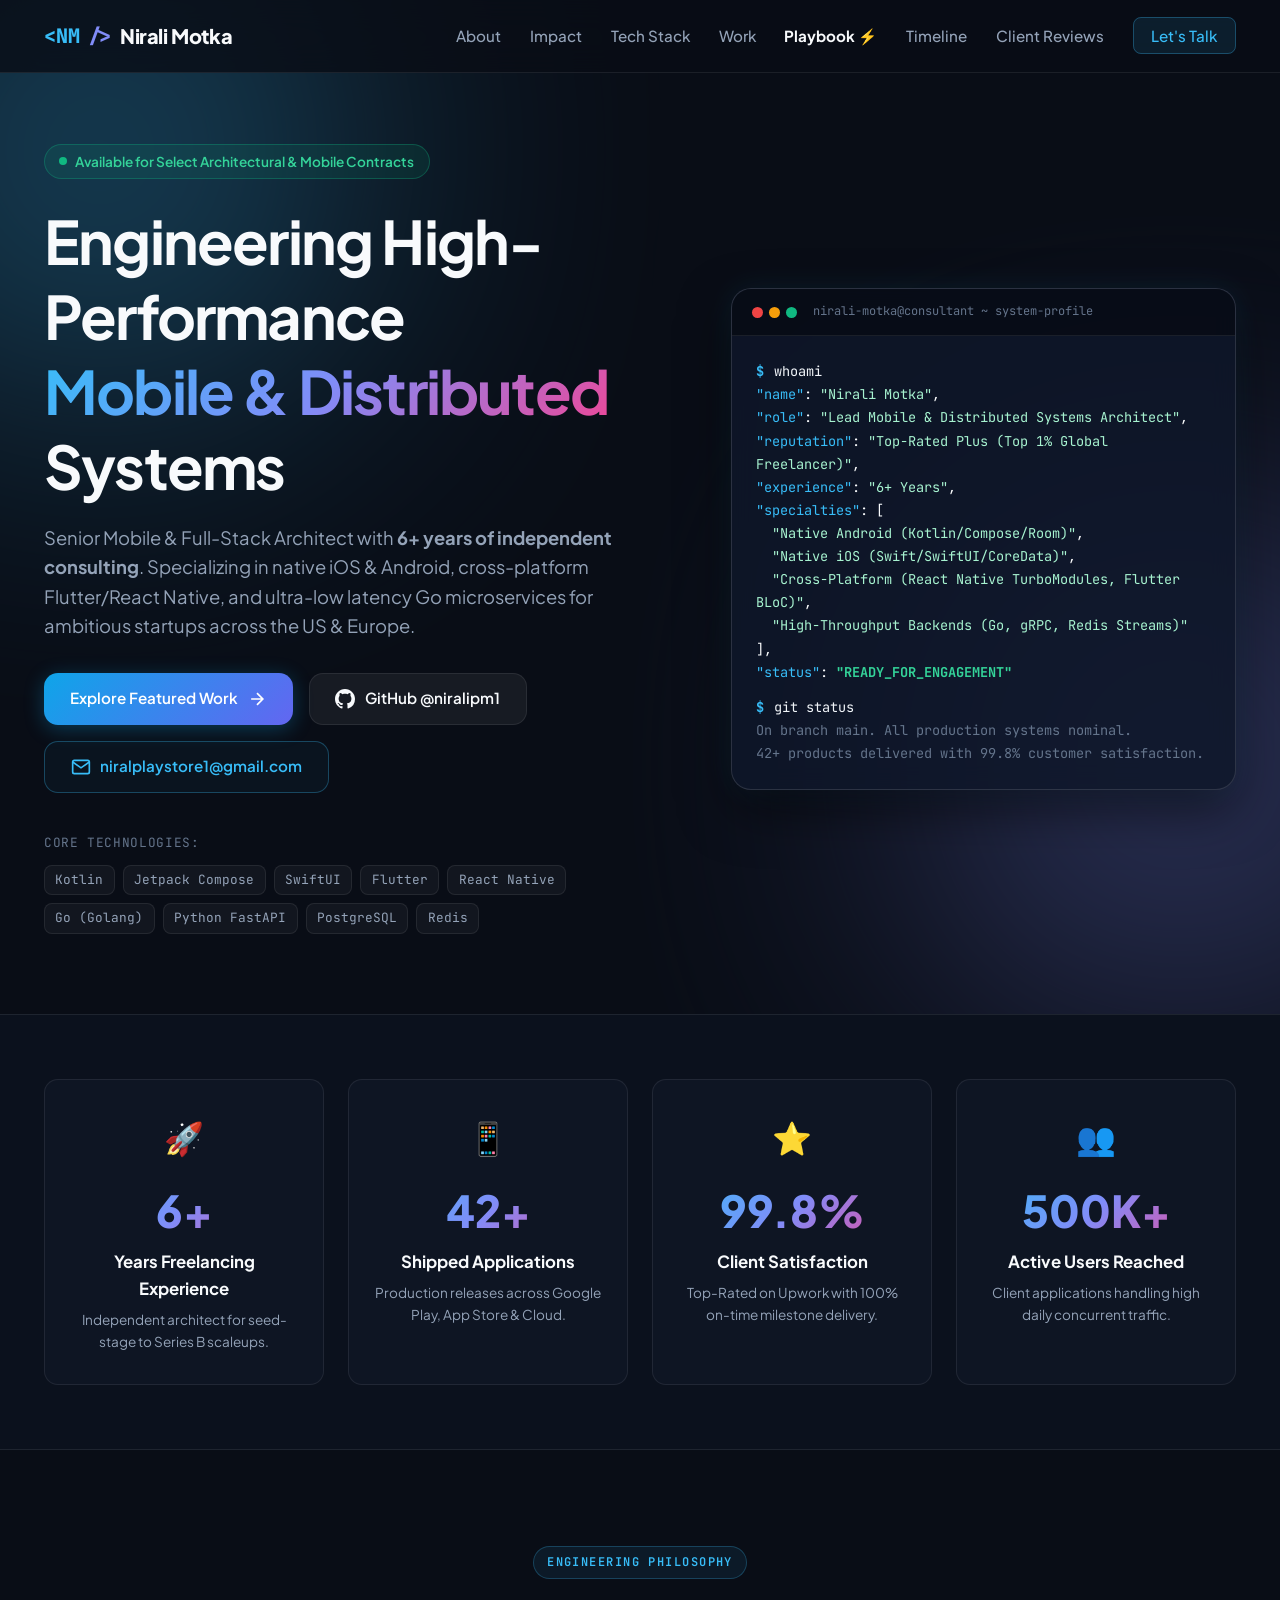
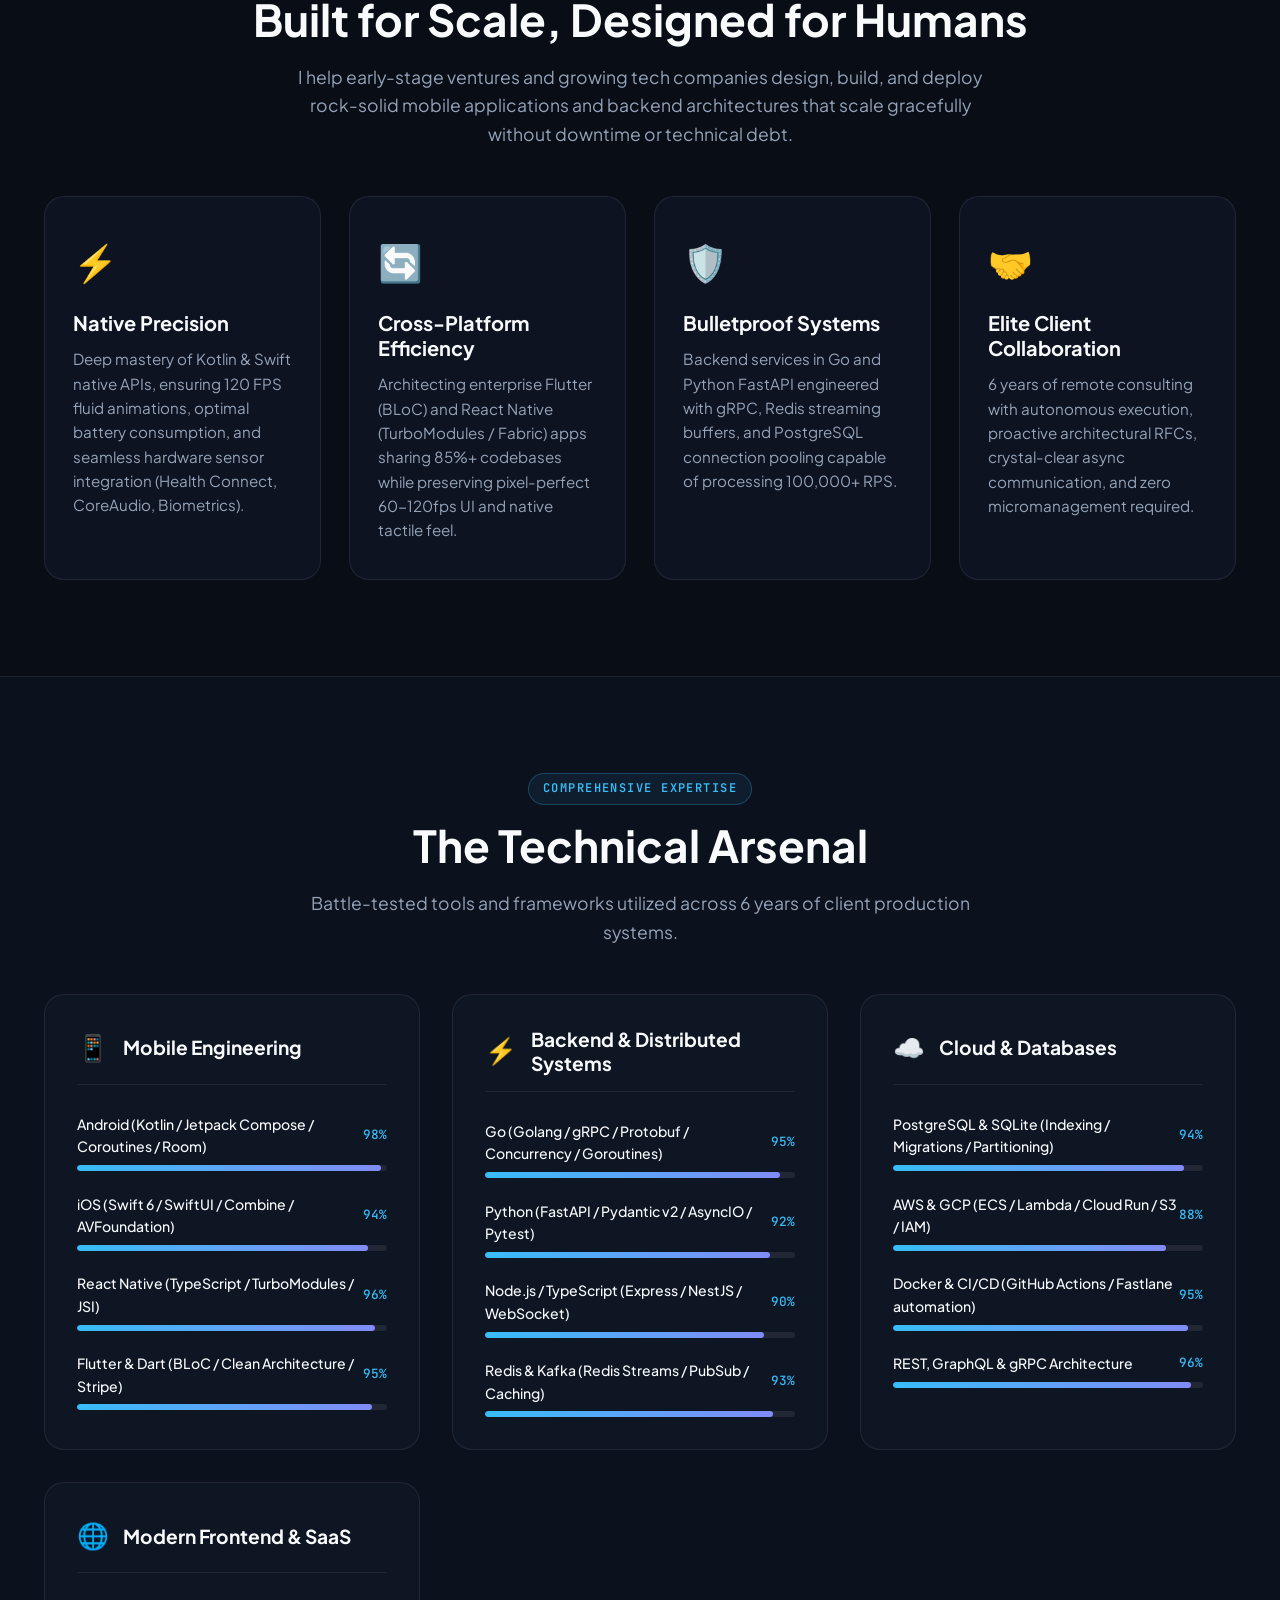
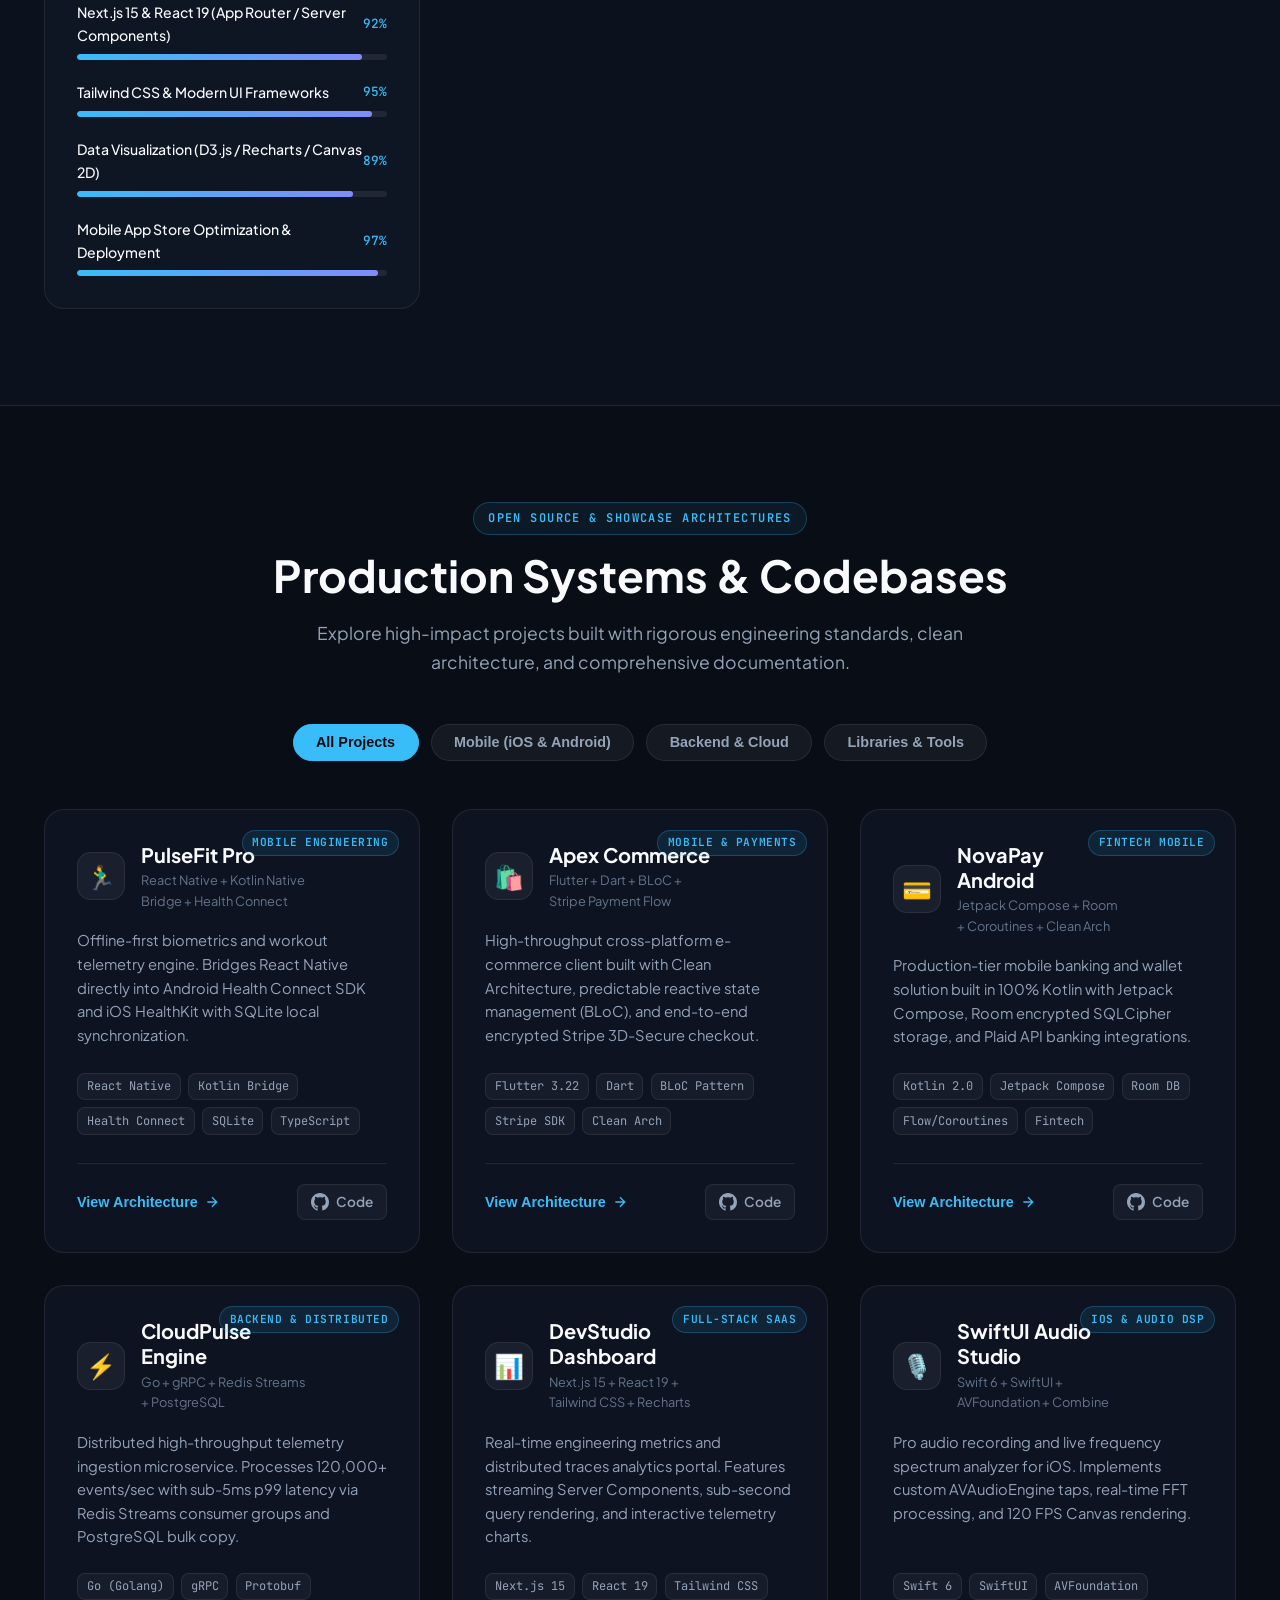
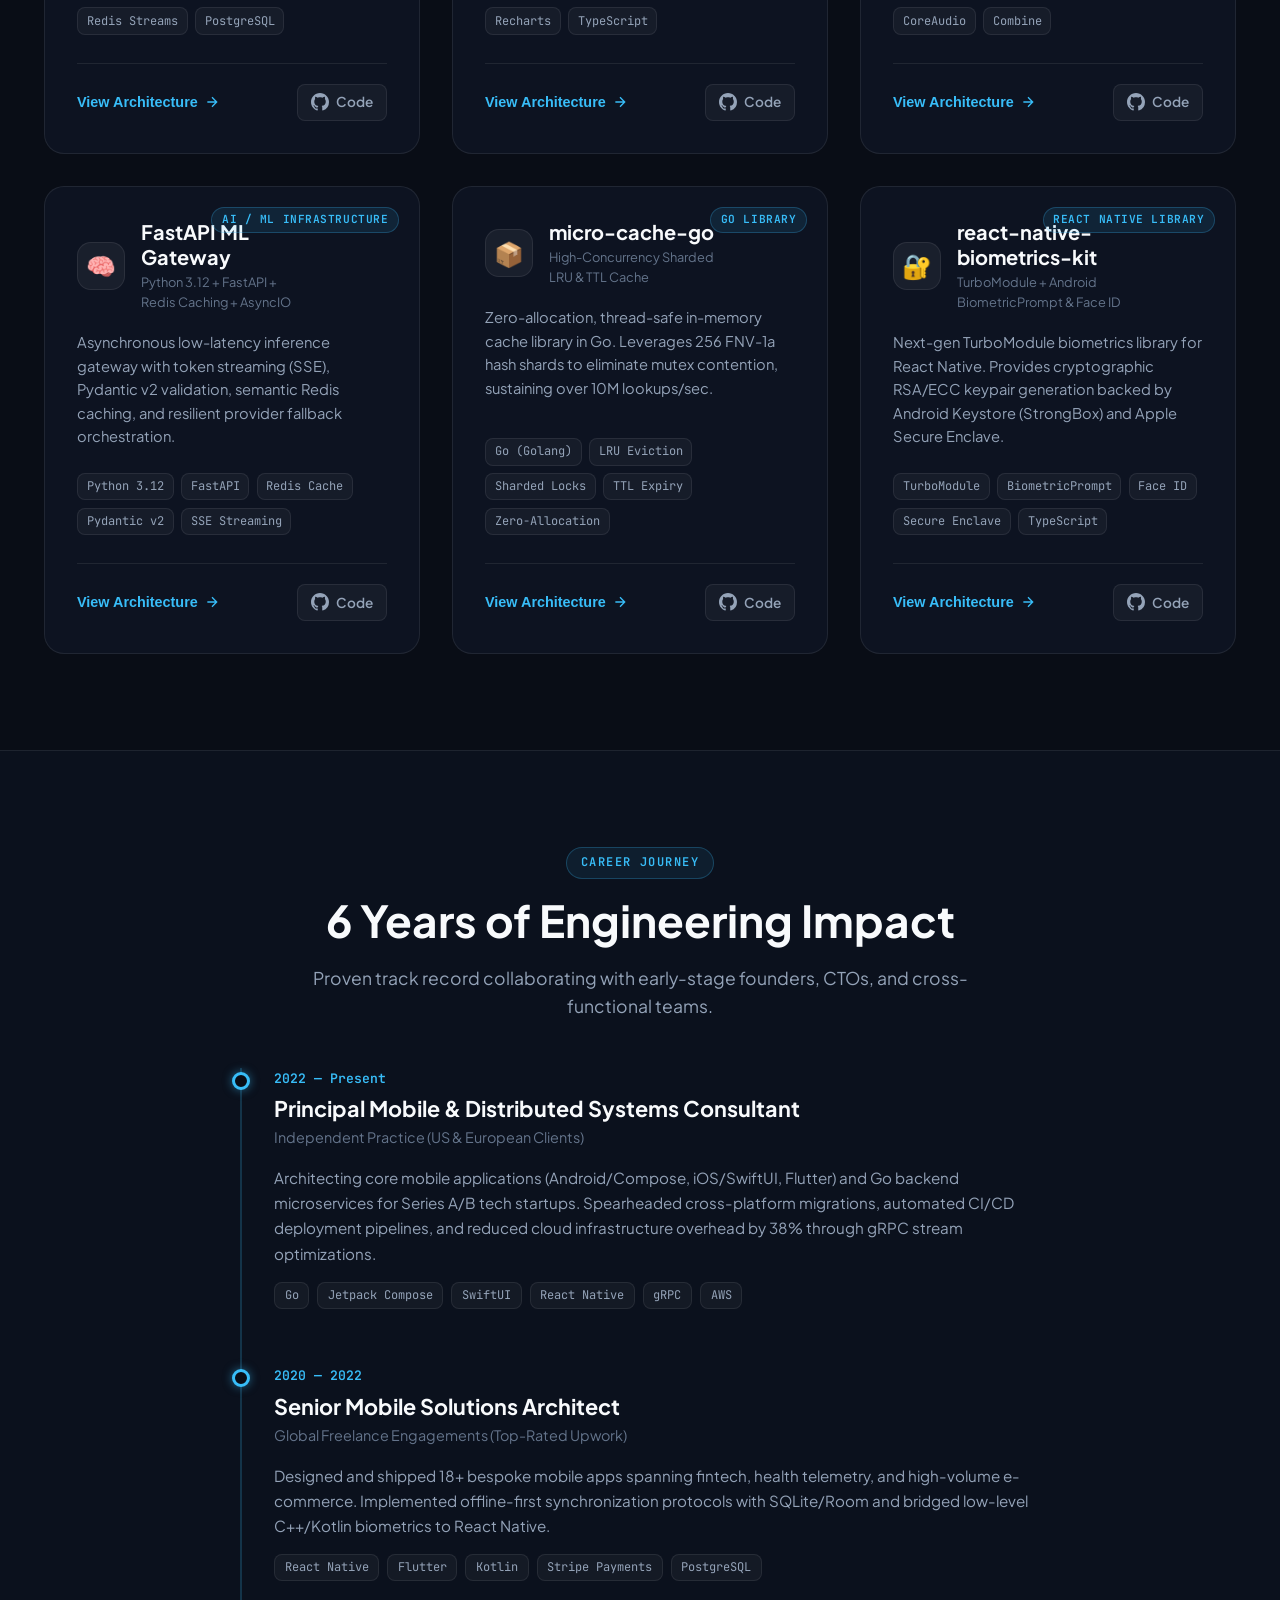
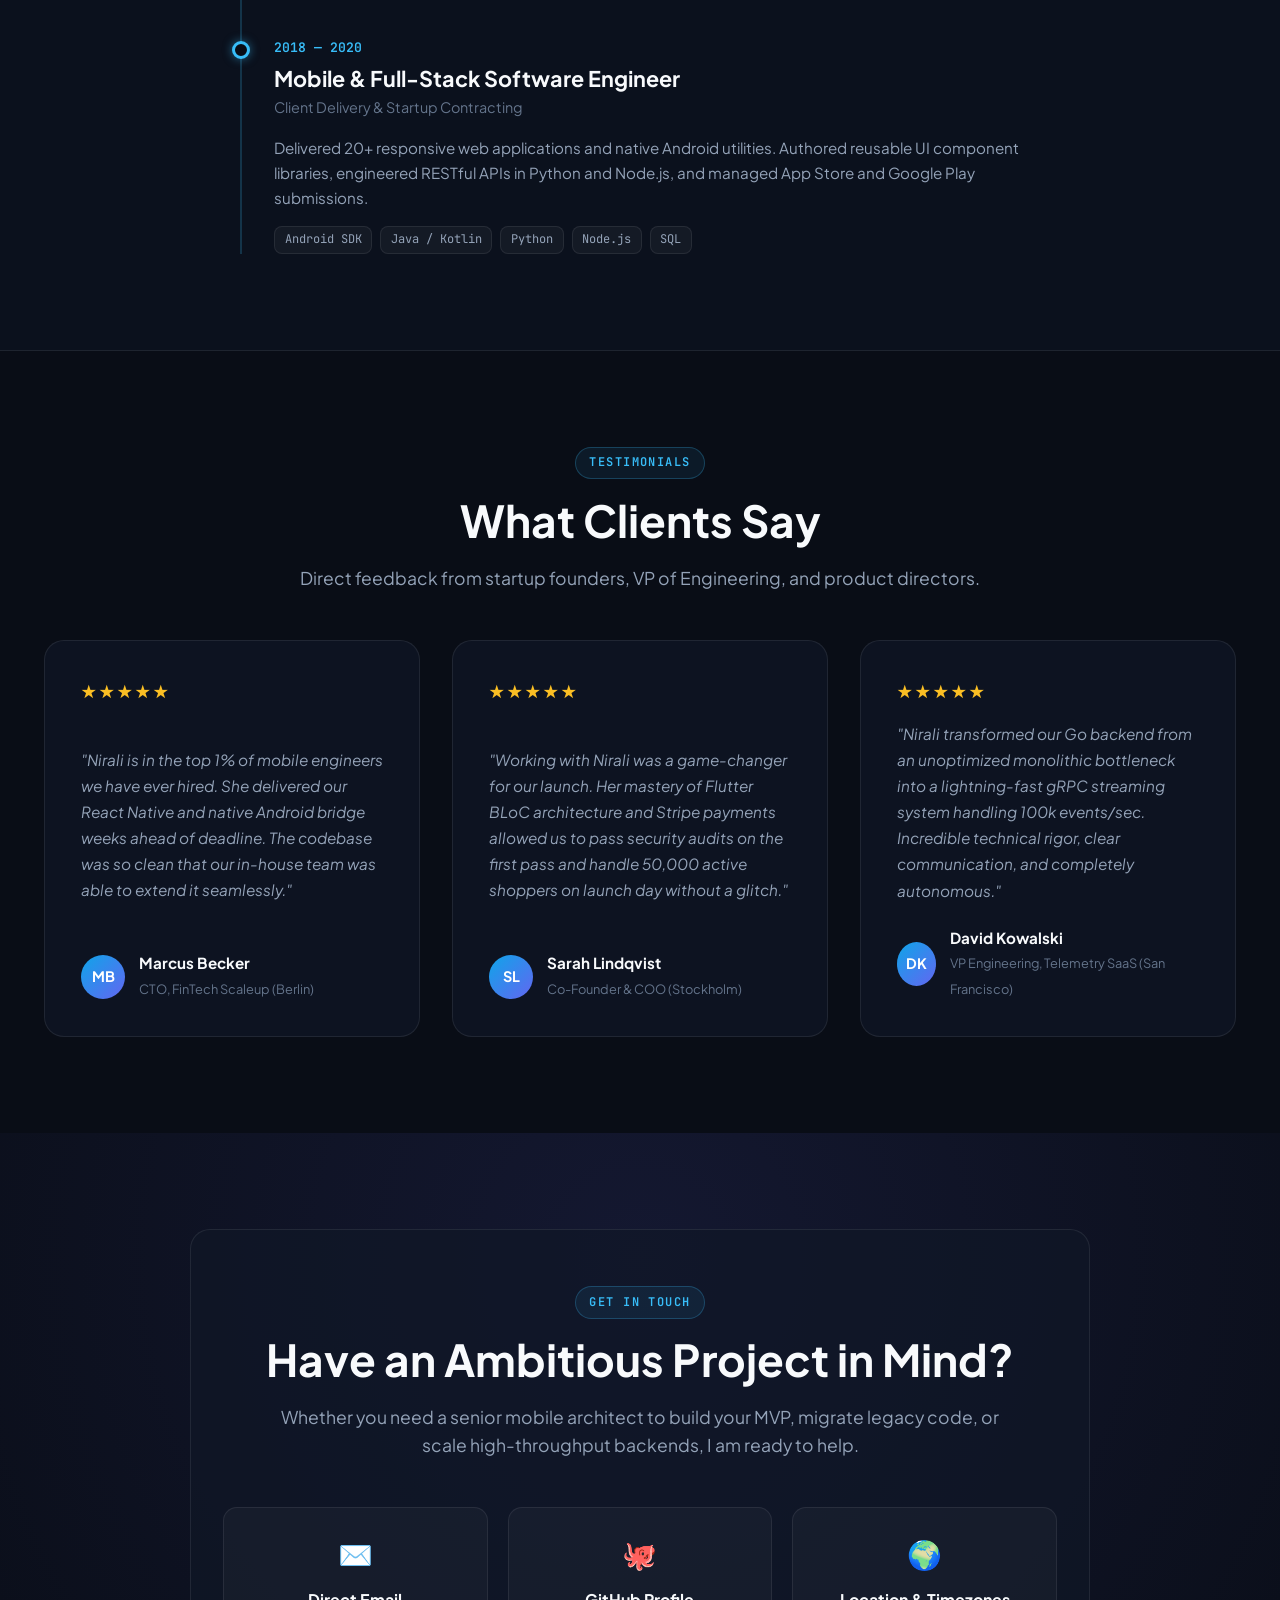
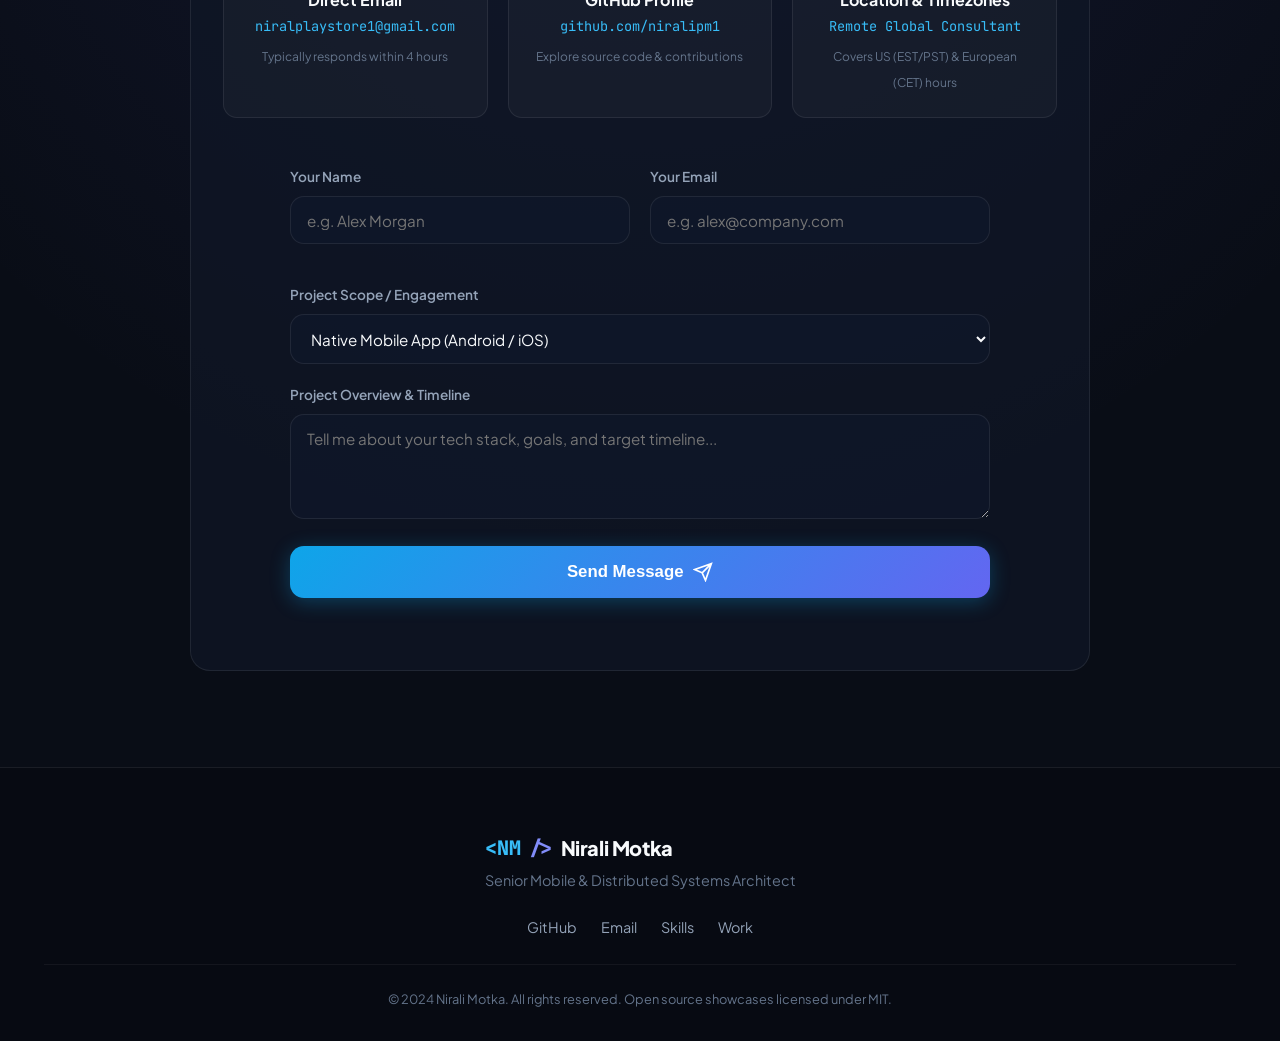
<file: index.html>
<!DOCTYPE html>
<html lang="en">
<head>
  <meta charset="UTF-8">
  <meta name="viewport" content="width=device-width, initial-scale=1.0">
  <title>Nirali Motka | Senior Mobile &amp; Full-Stack Architect</title>
  <meta name="description" content="Senior Mobile & Full-Stack Engineer with 6+ years of high-impact freelancing. Expert in Kotlin/Compose, Swift/SwiftUI, React Native, Flutter, Go, and Cloud Systems.">
  <meta name="author" content="Nirali Motka">
  <link rel="icon" href="data:image/svg+xml,<svg xmlns=%22http://www.w3.org/2000/svg%22 viewBox=%220 0 100 100%22><text y=%22.9em%22 font-size=%2290%22>⚡</text></svg>">
  <link rel="preconnect" href="https://fonts.googleapis.com">
  <link rel="preconnect" href="https://fonts.gstatic.com" crossorigin>
  <link href="https://fonts.googleapis.com/css2?family=Plus+Jakarta+Sans:wght@300;400;500;600;700;800&family=JetBrains+Mono:wght@400;500;600;700&display=swap" rel="stylesheet">
  <link rel="stylesheet" href="styles.css">
</head>
<body>
  <!-- Navigation -->
  <header class="site-header" id="header">
    <div class="container nav-container">
      <a href="#hero" class="brand-logo">
        <span class="logo-accent">&lt;NM</span><span class="logo-dot">/&gt;</span>
        <span class="brand-name">Nirali Motka</span>
      </a>

      <nav class="nav-menu" id="navMenu">
        <ul class="nav-links">
          <li><a href="#about" class="nav-link">About</a></li>
          <li><a href="#metrics" class="nav-link">Impact</a></li>
          <li><a href="#skills" class="nav-link">Tech Stack</a></li>
          <li><a href="#projects" class="nav-link">Work</a></li>
          <li><a href="playbook.html" class="nav-link" style="color: var(--accent); font-weight: 700;">Playbook ⚡</a></li>
          <li><a href="#experience" class="nav-link">Timeline</a></li>
          <li><a href="#testimonials" class="nav-link">Client Reviews</a></li>
          <li><a href="#contact" class="nav-link btn-nav-contact">Let's Talk</a></li>
        </ul>
      </nav>

      <button class="mobile-toggle" id="mobileToggle" aria-label="Toggle navigation">
        <span class="bar"></span>
        <span class="bar"></span>
        <span class="bar"></span>
      </button>
    </div>
  </header>

  <main>
    <!-- Hero Section -->
    <section class="hero-section" id="hero">
      <div class="hero-glow hero-glow-1"></div>
      <div class="hero-glow hero-glow-2"></div>
      <div class="container hero-grid">
        <div class="hero-content">
          <div class="badge-status">
            <span class="pulse-indicator"></span>
            <span>Available for Select Architectural &amp; Mobile Contracts</span>
          </div>
          <h1 class="hero-title">
            Engineering High-Performance <span class="gradient-text">Mobile &amp; Distributed</span> Systems
          </h1>
          <p class="hero-subtitle">
            Senior Mobile &amp; Full-Stack Architect with <strong>6+ years of independent consulting</strong>. Specializing in native iOS &amp; Android, cross-platform Flutter/React Native, and ultra-low latency Go microservices for ambitious startups across the US &amp; Europe.
          </p>

          <div class="hero-cta-group">
            <a href="#projects" class="btn btn-primary">
              <span>Explore Featured Work</span>
              <svg width="20" height="20" viewBox="0 0 24 24" fill="none" stroke="currentColor" stroke-width="2"><path d="M5 12h14M12 5l7 7-7 7"/></svg>
            </a>
            <a href="https://github.com/niralipm1" target="_blank" rel="noopener noreferrer" class="btn btn-secondary">
              <svg width="20" height="20" viewBox="0 0 24 24" fill="currentColor"><path d="M12 0C5.37 0 0 5.37 0 12c0 5.31 3.435 9.795 8.205 11.385.6.105.825-.255.825-.57 0-.285-.015-1.23-.015-2.235-3.015.555-3.795-.735-4.035-1.41-.135-.345-.72-1.41-1.23-1.695-.42-.225-1.02-.78-.015-.795.945-.015 1.62.87 1.845 1.23 1.08 1.815 2.805 1.305 3.495.99.105-.78.42-1.305.765-1.605-2.67-.3-5.46-1.335-5.46-5.925 0-1.305.465-2.385 1.23-3.225-.12-.3-.54-1.53.12-3.18 0 0 1.005-.315 3.3 1.23.96-.27 1.98-.405 3-.405s2.04.135 3 .405c2.295-1.56 3.3-1.23 3.3-1.23.66 1.65.24 2.88.12 3.18.765.84 1.23 1.905 1.23 3.225 0 4.605-2.805 5.625-5.475 5.925.435.375.81 1.095.81 2.22 0 1.605-.015 2.895-.015 3.3 0 .315.225.69.825.57A12.02 12.02 0 0024 12c0-6.63-5.37-12-12-12z"/></svg>
              <span>GitHub @niralipm1</span>
            </a>
            <a href="mailto:niralplaystore1@gmail.com" class="btn btn-outline">
              <svg width="20" height="20" viewBox="0 0 24 24" fill="none" stroke="currentColor" stroke-width="2"><path d="M4 4h16c1.1 0 2 .9 2 2v12c0 1.1-.9 2-2 2H4c-1.1 0-2-.9-2-2V6c0-1.1.9-2 2-2z"/><polyline points="22,6 12,13 2,6"/></svg>
              <span>niralplaystore1@gmail.com</span>
            </a>
          </div>

          <div class="tech-marquee-wrapper">
            <span class="marquee-label">Core Technologies:</span>
            <div class="tech-pill-list">
              <span class="tech-pill">Kotlin</span>
              <span class="tech-pill">Jetpack Compose</span>
              <span class="tech-pill">SwiftUI</span>
              <span class="tech-pill">Flutter</span>
              <span class="tech-pill">React Native</span>
              <span class="tech-pill">Go (Golang)</span>
              <span class="tech-pill">Python FastAPI</span>
              <span class="tech-pill">PostgreSQL</span>
              <span class="tech-pill">Redis</span>
            </div>
          </div>
        </div>

        <div class="hero-terminal-card">
          <div class="terminal-header">
            <div class="terminal-dots">
              <span class="dot dot-red"></span>
              <span class="dot dot-yellow"></span>
              <span class="dot dot-green"></span>
            </div>
            <span class="terminal-title">nirali-motka@consultant ~ system-profile</span>
          </div>
          <div class="terminal-body font-mono">
            <div class="terminal-row"><span class="cmd-prompt">$</span> <span class="cmd-text">whoami</span></div>
            <div class="terminal-response">
              <span class="json-key">"name"</span>: <span class="json-val">"Nirali Motka"</span>,<br>
              <span class="json-key">"role"</span>: <span class="json-val">"Lead Mobile &amp; Distributed Systems Architect"</span>,<br>
              <span class="json-key">"reputation"</span>: <span class="json-val">"Top-Rated Plus (Top 1% Global Freelancer)"</span>,<br>
              <span class="json-key">"experience"</span>: <span class="json-val">"6+ Years"</span>,<br>
              <span class="json-key">"specialties"</span>: [<br>
              &nbsp;&nbsp;<span class="json-val">"Native Android (Kotlin/Compose/Room)"</span>,<br>
              &nbsp;&nbsp;<span class="json-val">"Native iOS (Swift/SwiftUI/CoreData)"</span>,<br>
              &nbsp;&nbsp;<span class="json-val">"Cross-Platform (React Native TurboModules, Flutter BLoC)"</span>,<br>
              &nbsp;&nbsp;<span class="json-val">"High-Throughput Backends (Go, gRPC, Redis Streams)"</span><br>
              ],<br>
              <span class="json-key">"status"</span>: <span class="json-status">"READY_FOR_ENGAGEMENT"</span>
            </div>
            <div class="terminal-row mt-3"><span class="cmd-prompt">$</span> <span class="cmd-text typing-command">git status</span></div>
            <div class="terminal-response text-muted">
              On branch main. All production systems nominal.<br>
              42+ products delivered with 99.8% customer satisfaction.
            </div>
          </div>
        </div>
      </div>
    </section>

    <!-- Metrics Section -->
    <section class="metrics-section" id="metrics">
      <div class="container">
        <div class="metrics-grid">
          <div class="metric-card">
            <div class="metric-icon">🚀</div>
            <div class="metric-number" data-target="6">6+</div>
            <div class="metric-label">Years Freelancing Experience</div>
            <div class="metric-desc">Independent architect for seed-stage to Series B scaleups.</div>
          </div>
          <div class="metric-card">
            <div class="metric-icon">📱</div>
            <div class="metric-number" data-target="42">42+</div>
            <div class="metric-label">Shipped Applications</div>
            <div class="metric-desc">Production releases across Google Play, App Store &amp; Cloud.</div>
          </div>
          <div class="metric-card">
            <div class="metric-icon">⭐</div>
            <div class="metric-number">99.8%</div>
            <div class="metric-label">Client Satisfaction</div>
            <div class="metric-desc">Top-Rated on Upwork with 100% on-time milestone delivery.</div>
          </div>
          <div class="metric-card">
            <div class="metric-icon">👥</div>
            <div class="metric-number">500K+</div>
            <div class="metric-label">Active Users Reached</div>
            <div class="metric-desc">Client applications handling high daily concurrent traffic.</div>
          </div>
        </div>
      </div>
    </section>

    <!-- About Section -->
    <section class="about-section" id="about">
      <div class="container">
        <div class="section-header text-center">
          <span class="section-tag">ENGINEERING PHILOSOPHY</span>
          <h2 class="section-title">Built for Scale, Designed for Humans</h2>
          <p class="section-lead">
            I help early-stage ventures and growing tech companies design, build, and deploy rock-solid mobile applications and backend architectures that scale gracefully without downtime or technical debt.
          </p>
        </div>

        <div class="about-grid">
          <div class="about-card">
            <div class="about-card-icon">⚡</div>
            <h3>Native Precision</h3>
            <p>
              Deep mastery of Kotlin &amp; Swift native APIs, ensuring 120 FPS fluid animations, optimal battery consumption, and seamless hardware sensor integration (Health Connect, CoreAudio, Biometrics).
            </p>
          </div>
          <div class="about-card">
            <div class="about-card-icon">🔄</div>
            <h3>Cross-Platform Efficiency</h3>
            <p>
              Architecting enterprise Flutter (BLoC) and React Native (TurboModules / Fabric) apps sharing 85%+ codebases while preserving pixel-perfect 60-120fps UI and native tactile feel.
            </p>
          </div>
          <div class="about-card">
            <div class="about-card-icon">🛡️</div>
            <h3>Bulletproof Systems</h3>
            <p>
              Backend services in Go and Python FastAPI engineered with gRPC, Redis streaming buffers, and PostgreSQL connection pooling capable of processing 100,000+ RPS.
            </p>
          </div>
          <div class="about-card">
            <div class="about-card-icon">🤝</div>
            <h3>Elite Client Collaboration</h3>
            <p>
              6 years of remote consulting with autonomous execution, proactive architectural RFCs, crystal-clear async communication, and zero micromanagement required.
            </p>
          </div>
        </div>
      </div>
    </section>

    <!-- Skills Matrix Section -->
    <section class="skills-section" id="skills">
      <div class="container">
        <div class="section-header text-center">
          <span class="section-tag">COMPREHENSIVE EXPERTISE</span>
          <h2 class="section-title">The Technical Arsenal</h2>
          <p class="section-lead">Battle-tested tools and frameworks utilized across 6 years of client production systems.</p>
        </div>

        <div class="skills-categories-grid">
          <!-- Mobile Engineering -->
          <div class="skill-category-card">
            <div class="category-header">
              <span class="category-icon">📱</span>
              <h3>Mobile Engineering</h3>
            </div>
            <div class="skill-bars">
              <div class="skill-item">
                <div class="skill-info">
                  <span class="skill-name">Android (Kotlin / Jetpack Compose / Coroutines / Room)</span>
                  <span class="skill-level">98%</span>
                </div>
                <div class="progress-track"><div class="progress-fill" style="width: 98%;"></div></div>
              </div>
              <div class="skill-item">
                <div class="skill-info">
                  <span class="skill-name">iOS (Swift 6 / SwiftUI / Combine / AVFoundation)</span>
                  <span class="skill-level">94%</span>
                </div>
                <div class="progress-track"><div class="progress-fill" style="width: 94%;"></div></div>
              </div>
              <div class="skill-item">
                <div class="skill-info">
                  <span class="skill-name">React Native (TypeScript / TurboModules / JSI)</span>
                  <span class="skill-level">96%</span>
                </div>
                <div class="progress-track"><div class="progress-fill" style="width: 96%;"></div></div>
              </div>
              <div class="skill-item">
                <div class="skill-info">
                  <span class="skill-name">Flutter &amp; Dart (BLoC / Clean Architecture / Stripe)</span>
                  <span class="skill-level">95%</span>
                </div>
                <div class="progress-track"><div class="progress-fill" style="width: 95%;"></div></div>
              </div>
            </div>
          </div>

          <!-- Backend & Distributed Systems -->
          <div class="skill-category-card">
            <div class="category-header">
              <span class="category-icon">⚡</span>
              <h3>Backend &amp; Distributed Systems</h3>
            </div>
            <div class="skill-bars">
              <div class="skill-item">
                <div class="skill-info">
                  <span class="skill-name">Go (Golang / gRPC / Protobuf / Concurrency / Goroutines)</span>
                  <span class="skill-level">95%</span>
                </div>
                <div class="progress-track"><div class="progress-fill" style="width: 95%;"></div></div>
              </div>
              <div class="skill-item">
                <div class="skill-info">
                  <span class="skill-name">Python (FastAPI / Pydantic v2 / AsyncIO / Pytest)</span>
                  <span class="skill-level">92%</span>
                </div>
                <div class="progress-track"><div class="progress-fill" style="width: 92%;"></div></div>
              </div>
              <div class="skill-item">
                <div class="skill-info">
                  <span class="skill-name">Node.js / TypeScript (Express / NestJS / WebSocket)</span>
                  <span class="skill-level">90%</span>
                </div>
                <div class="progress-track"><div class="progress-fill" style="width: 90%;"></div></div>
              </div>
              <div class="skill-item">
                <div class="skill-info">
                  <span class="skill-name">Redis &amp; Kafka (Redis Streams / PubSub / Caching)</span>
                  <span class="skill-level">93%</span>
                </div>
                <div class="progress-track"><div class="progress-fill" style="width: 93%;"></div></div>
              </div>
            </div>
          </div>

          <!-- Cloud, DevOps & Databases -->
          <div class="skill-category-card">
            <div class="category-header">
              <span class="category-icon">☁️</span>
              <h3>Cloud &amp; Databases</h3>
            </div>
            <div class="skill-bars">
              <div class="skill-item">
                <div class="skill-info">
                  <span class="skill-name">PostgreSQL &amp; SQLite (Indexing / Migrations / Partitioning)</span>
                  <span class="skill-level">94%</span>
                </div>
                <div class="progress-track"><div class="progress-fill" style="width: 94%;"></div></div>
              </div>
              <div class="skill-item">
                <div class="skill-info">
                  <span class="skill-name">AWS &amp; GCP (ECS / Lambda / Cloud Run / S3 / IAM)</span>
                  <span class="skill-level">88%</span>
                </div>
                <div class="progress-track"><div class="progress-fill" style="width: 88%;"></div></div>
              </div>
              <div class="skill-item">
                <div class="skill-info">
                  <span class="skill-name">Docker &amp; CI/CD (GitHub Actions / Fastlane automation)</span>
                  <span class="skill-level">95%</span>
                </div>
                <div class="progress-track"><div class="progress-fill" style="width: 95%;"></div></div>
              </div>
              <div class="skill-item">
                <div class="skill-info">
                  <span class="skill-name">REST, GraphQL &amp; gRPC Architecture</span>
                  <span class="skill-level">96%</span>
                </div>
                <div class="progress-track"><div class="progress-fill" style="width: 96%;"></div></div>
              </div>
            </div>
          </div>

          <!-- Web & Frontend -->
          <div class="skill-category-card">
            <div class="category-header">
              <span class="category-icon">🌐</span>
              <h3>Modern Frontend &amp; SaaS</h3>
            </div>
            <div class="skill-bars">
              <div class="skill-item">
                <div class="skill-info">
                  <span class="skill-name">Next.js 15 &amp; React 19 (App Router / Server Components)</span>
                  <span class="skill-level">92%</span>
                </div>
                <div class="progress-track"><div class="progress-fill" style="width: 92%;"></div></div>
              </div>
              <div class="skill-item">
                <div class="skill-info">
                  <span class="skill-name">Tailwind CSS &amp; Modern UI Frameworks</span>
                  <span class="skill-level">95%</span>
                </div>
                <div class="progress-track"><div class="progress-fill" style="width: 95%;"></div></div>
              </div>
              <div class="skill-item">
                <div class="skill-info">
                  <span class="skill-name">Data Visualization (D3.js / Recharts / Canvas 2D)</span>
                  <span class="skill-level">89%</span>
                </div>
                <div class="progress-track"><div class="progress-fill" style="width: 89%;"></div></div>
              </div>
              <div class="skill-item">
                <div class="skill-info">
                  <span class="skill-name">Mobile App Store Optimization &amp; Deployment</span>
                  <span class="skill-level">97%</span>
                </div>
                <div class="progress-track"><div class="progress-fill" style="width: 97%;"></div></div>
              </div>
            </div>
          </div>
        </div>
      </div>
    </section>

    <!-- Projects Section -->
    <section class="projects-section" id="projects">
      <div class="container">
        <div class="section-header text-center">
          <span class="section-tag">OPEN SOURCE &amp; SHOWCASE ARCHITECTURES</span>
          <h2 class="section-title">Production Systems &amp; Codebases</h2>
          <p class="section-lead">Explore high-impact projects built with rigorous engineering standards, clean architecture, and comprehensive documentation.</p>
        </div>

        <!-- Filter Controls -->
        <div class="project-filters">
          <button class="filter-btn active" data-filter="all">All Projects</button>
          <button class="filter-btn" data-filter="mobile">Mobile (iOS &amp; Android)</button>
          <button class="filter-btn" data-filter="backend">Backend &amp; Cloud</button>
          <button class="filter-btn" data-filter="library">Libraries &amp; Tools</button>
        </div>

        <div class="projects-grid" id="projectsGrid">
          <!-- Project 1: PulseFit Pro -->
          <article class="project-card" data-category="mobile" data-project="pulsefit">
            <div class="project-badge">Mobile Engineering</div>
            <div class="project-header">
              <div class="project-icon-box">🏃‍♂️</div>
              <div>
                <h3 class="project-title">PulseFit Pro</h3>
                <span class="project-subtitle">React Native + Kotlin Native Bridge + Health Connect</span>
              </div>
            </div>
            <p class="project-description">
              Offline-first biometrics and workout telemetry engine. Bridges React Native directly into Android Health Connect SDK and iOS HealthKit with SQLite local synchronization.
            </p>
            <div class="project-tech-tags">
              <span>React Native</span>
              <span>Kotlin Bridge</span>
              <span>Health Connect</span>
              <span>SQLite</span>
              <span>TypeScript</span>
            </div>
            <div class="project-card-footer">
              <button class="btn-card-action view-modal-btn" data-modal="pulsefit">
                <span>View Architecture</span>
                <svg width="16" height="16" viewBox="0 0 24 24" fill="none" stroke="currentColor" stroke-width="2"><path d="M5 12h14M12 5l7 7-7 7"/></svg>
              </button>
              <a href="https://github.com/niralipm1/pulsefit-tracker" target="_blank" rel="noopener noreferrer" class="btn-github-link" title="View Source on GitHub">
                <svg width="18" height="18" viewBox="0 0 24 24" fill="currentColor"><path d="M12 0C5.37 0 0 5.37 0 12c0 5.31 3.435 9.795 8.205 11.385.6.105.825-.255.825-.57 0-.285-.015-1.23-.015-2.235-3.015.555-3.795-.735-4.035-1.41-.135-.345-.72-1.41-1.23-1.695-.42-.225-1.02-.78-.015-.795.945-.015 1.62.87 1.845 1.23 1.08 1.815 2.805 1.305 3.495.99.105-.78.42-1.305.765-1.605-2.67-.3-5.46-1.335-5.46-5.925 0-1.305.465-2.385 1.23-3.225-.12-.3-.54-1.53.12-3.18 0 0 1.005-.315 3.3 1.23.96-.27 1.98-.405 3-.405s2.04.135 3 .405c2.295-1.56 3.3-1.23 3.3-1.23.66 1.65.24 2.88.12 3.18.765.84 1.23 1.905 1.23 3.225 0 4.605-2.805 5.625-5.475 5.925.435.375.81 1.095.81 2.22 0 1.605-.015 2.895-.015 3.3 0 .315.225.69.825.57A12.02 12.02 0 0024 12c0-6.63-5.37-12-12-12z"/></svg>
                <span>Code</span>
              </a>
            </div>
          </article>

          <!-- Project 2: Apex Commerce -->
          <article class="project-card" data-category="mobile" data-project="apex">
            <div class="project-badge">Mobile &amp; Payments</div>
            <div class="project-header">
              <div class="project-icon-box">🛍️</div>
              <div>
                <h3 class="project-title">Apex Commerce</h3>
                <span class="project-subtitle">Flutter + Dart + BLoC + Stripe Payment Flow</span>
              </div>
            </div>
            <p class="project-description">
              High-throughput cross-platform e-commerce client built with Clean Architecture, predictable reactive state management (BLoC), and end-to-end encrypted Stripe 3D-Secure checkout.
            </p>
            <div class="project-tech-tags">
              <span>Flutter 3.22</span>
              <span>Dart</span>
              <span>BLoC Pattern</span>
              <span>Stripe SDK</span>
              <span>Clean Arch</span>
            </div>
            <div class="project-card-footer">
              <button class="btn-card-action view-modal-btn" data-modal="apex">
                <span>View Architecture</span>
                <svg width="16" height="16" viewBox="0 0 24 24" fill="none" stroke="currentColor" stroke-width="2"><path d="M5 12h14M12 5l7 7-7 7"/></svg>
              </button>
              <a href="https://github.com/niralipm1/apex-commerce" target="_blank" rel="noopener noreferrer" class="btn-github-link" title="View Source on GitHub">
                <svg width="18" height="18" viewBox="0 0 24 24" fill="currentColor"><path d="M12 0C5.37 0 0 5.37 0 12c0 5.31 3.435 9.795 8.205 11.385.6.105.825-.255.825-.57 0-.285-.015-1.23-.015-2.235-3.015.555-3.795-.735-4.035-1.41-.135-.345-.72-1.41-1.23-1.695-.42-.225-1.02-.78-.015-.795.945-.015 1.62.87 1.845 1.23 1.08 1.815 2.805 1.305 3.495.99.105-.78.42-1.305.765-1.605-2.67-.3-5.46-1.335-5.46-5.925 0-1.305.465-2.385 1.23-3.225-.12-.3-.54-1.53.12-3.18 0 0 1.005-.315 3.3 1.23.96-.27 1.98-.405 3-.405s2.04.135 3 .405c2.295-1.56 3.3-1.23 3.3-1.23.66 1.65.24 2.88.12 3.18.765.84 1.23 1.905 1.23 3.225 0 4.605-2.805 5.625-5.475 5.925.435.375.81 1.095.81 2.22 0 1.605-.015 2.895-.015 3.3 0 .315.225.69.825.57A12.02 12.02 0 0024 12c0-6.63-5.37-12-12-12z"/></svg>
                <span>Code</span>
              </a>
            </div>
          </article>

          <!-- Project 3: NovaPay Android -->
          <article class="project-card" data-category="mobile" data-project="novapay">
            <div class="project-badge">Fintech Mobile</div>
            <div class="project-header">
              <div class="project-icon-box">💳</div>
              <div>
                <h3 class="project-title">NovaPay Android</h3>
                <span class="project-subtitle">Jetpack Compose + Room + Coroutines + Clean Arch</span>
              </div>
            </div>
            <p class="project-description">
              Production-tier mobile banking and wallet solution built in 100% Kotlin with Jetpack Compose, Room encrypted SQLCipher storage, and Plaid API banking integrations.
            </p>
            <div class="project-tech-tags">
              <span>Kotlin 2.0</span>
              <span>Jetpack Compose</span>
              <span>Room DB</span>
              <span>Flow/Coroutines</span>
              <span>Fintech</span>
            </div>
            <div class="project-card-footer">
              <button class="btn-card-action view-modal-btn" data-modal="novapay">
                <span>View Architecture</span>
                <svg width="16" height="16" viewBox="0 0 24 24" fill="none" stroke="currentColor" stroke-width="2"><path d="M5 12h14M12 5l7 7-7 7"/></svg>
              </button>
              <a href="https://github.com/niralipm1/novapay-android" target="_blank" rel="noopener noreferrer" class="btn-github-link" title="View Source on GitHub">
                <svg width="18" height="18" viewBox="0 0 24 24" fill="currentColor"><path d="M12 0C5.37 0 0 5.37 0 12c0 5.31 3.435 9.795 8.205 11.385.6.105.825-.255.825-.57 0-.285-.015-1.23-.015-2.235-3.015.555-3.795-.735-4.035-1.41-.135-.345-.72-1.41-1.23-1.695-.42-.225-1.02-.78-.015-.795.945-.015 1.62.87 1.845 1.23 1.08 1.815 2.805 1.305 3.495.99.105-.78.42-1.305.765-1.605-2.67-.3-5.46-1.335-5.46-5.925 0-1.305.465-2.385 1.23-3.225-.12-.3-.54-1.53.12-3.18 0 0 1.005-.315 3.3 1.23.96-.27 1.98-.405 3-.405s2.04.135 3 .405c2.295-1.56 3.3-1.23 3.3-1.23.66 1.65.24 2.88.12 3.18.765.84 1.23 1.905 1.23 3.225 0 4.605-2.805 5.625-5.475 5.925.435.375.81 1.095.81 2.22 0 1.605-.015 2.895-.015 3.3 0 .315.225.69.825.57A12.02 12.02 0 0024 12c0-6.63-5.37-12-12-12z"/></svg>
                <span>Code</span>
              </a>
            </div>
          </article>

          <!-- Project 4: CloudPulse Engine -->
          <article class="project-card" data-category="backend" data-project="cloudpulse">
            <div class="project-badge">Backend &amp; Distributed</div>
            <div class="project-header">
              <div class="project-icon-box">⚡</div>
              <div>
                <h3 class="project-title">CloudPulse Engine</h3>
                <span class="project-subtitle">Go + gRPC + Redis Streams + PostgreSQL</span>
              </div>
            </div>
            <p class="project-description">
              Distributed high-throughput telemetry ingestion microservice. Processes 120,000+ events/sec with sub-5ms p99 latency via Redis Streams consumer groups and PostgreSQL bulk copy.
            </p>
            <div class="project-tech-tags">
              <span>Go (Golang)</span>
              <span>gRPC</span>
              <span>Protobuf</span>
              <span>Redis Streams</span>
              <span>PostgreSQL</span>
            </div>
            <div class="project-card-footer">
              <button class="btn-card-action view-modal-btn" data-modal="cloudpulse">
                <span>View Architecture</span>
                <svg width="16" height="16" viewBox="0 0 24 24" fill="none" stroke="currentColor" stroke-width="2"><path d="M5 12h14M12 5l7 7-7 7"/></svg>
              </button>
              <a href="https://github.com/niralipm1/cloudpulse-engine" target="_blank" rel="noopener noreferrer" class="btn-github-link" title="View Source on GitHub">
                <svg width="18" height="18" viewBox="0 0 24 24" fill="currentColor"><path d="M12 0C5.37 0 0 5.37 0 12c0 5.31 3.435 9.795 8.205 11.385.6.105.825-.255.825-.57 0-.285-.015-1.23-.015-2.235-3.015.555-3.795-.735-4.035-1.41-.135-.345-.72-1.41-1.23-1.695-.42-.225-1.02-.78-.015-.795.945-.015 1.62.87 1.845 1.23 1.08 1.815 2.805 1.305 3.495.99.105-.78.42-1.305.765-1.605-2.67-.3-5.46-1.335-5.46-5.925 0-1.305.465-2.385 1.23-3.225-.12-.3-.54-1.53.12-3.18 0 0 1.005-.315 3.3 1.23.96-.27 1.98-.405 3-.405s2.04.135 3 .405c2.295-1.56 3.3-1.23 3.3-1.23.66 1.65.24 2.88.12 3.18.765.84 1.23 1.905 1.23 3.225 0 4.605-2.805 5.625-5.475 5.925.435.375.81 1.095.81 2.22 0 1.605-.015 2.895-.015 3.3 0 .315.225.69.825.57A12.02 12.02 0 0024 12c0-6.63-5.37-12-12-12z"/></svg>
                <span>Code</span>
              </a>
            </div>
          </article>

          <!-- Project 5: DevStudio Dashboard -->
          <article class="project-card" data-category="backend" data-project="devstudio">
            <div class="project-badge">Full-Stack SaaS</div>
            <div class="project-header">
              <div class="project-icon-box">📊</div>
              <div>
                <h3 class="project-title">DevStudio Dashboard</h3>
                <span class="project-subtitle">Next.js 15 + React 19 + Tailwind CSS + Recharts</span>
              </div>
            </div>
            <p class="project-description">
              Real-time engineering metrics and distributed traces analytics portal. Features streaming Server Components, sub-second query rendering, and interactive telemetry charts.
            </p>
            <div class="project-tech-tags">
              <span>Next.js 15</span>
              <span>React 19</span>
              <span>Tailwind CSS</span>
              <span>Recharts</span>
              <span>TypeScript</span>
            </div>
            <div class="project-card-footer">
              <button class="btn-card-action view-modal-btn" data-modal="devstudio">
                <span>View Architecture</span>
                <svg width="16" height="16" viewBox="0 0 24 24" fill="none" stroke="currentColor" stroke-width="2"><path d="M5 12h14M12 5l7 7-7 7"/></svg>
              </button>
              <a href="https://github.com/niralipm1/devstudio-dashboard" target="_blank" rel="noopener noreferrer" class="btn-github-link" title="View Source on GitHub">
                <svg width="18" height="18" viewBox="0 0 24 24" fill="currentColor"><path d="M12 0C5.37 0 0 5.37 0 12c0 5.31 3.435 9.795 8.205 11.385.6.105.825-.255.825-.57 0-.285-.015-1.23-.015-2.235-3.015.555-3.795-.735-4.035-1.41-.135-.345-.72-1.41-1.23-1.695-.42-.225-1.02-.78-.015-.795.945-.015 1.62.87 1.845 1.23 1.08 1.815 2.805 1.305 3.495.99.105-.78.42-1.305.765-1.605-2.67-.3-5.46-1.335-5.46-5.925 0-1.305.465-2.385 1.23-3.225-.12-.3-.54-1.53.12-3.18 0 0 1.005-.315 3.3 1.23.96-.27 1.98-.405 3-.405s2.04.135 3 .405c2.295-1.56 3.3-1.23 3.3-1.23.66 1.65.24 2.88.12 3.18.765.84 1.23 1.905 1.23 3.225 0 4.605-2.805 5.625-5.475 5.925.435.375.81 1.095.81 2.22 0 1.605-.015 2.895-.015 3.3 0 .315.225.69.825.57A12.02 12.02 0 0024 12c0-6.63-5.37-12-12-12z"/></svg>
                <span>Code</span>
              </a>
            </div>
          </article>

          <!-- Project 6: SwiftUI Audio Studio -->
          <article class="project-card" data-category="mobile" data-project="swiftui-audio">
            <div class="project-badge">iOS &amp; Audio DSP</div>
            <div class="project-header">
              <div class="project-icon-box">🎙️</div>
              <div>
                <h3 class="project-title">SwiftUI Audio Studio</h3>
                <span class="project-subtitle">Swift 6 + SwiftUI + AVFoundation + Combine</span>
              </div>
            </div>
            <p class="project-description">
              Pro audio recording and live frequency spectrum analyzer for iOS. Implements custom AVAudioEngine taps, real-time FFT processing, and 120 FPS Canvas rendering.
            </p>
            <div class="project-tech-tags">
              <span>Swift 6</span>
              <span>SwiftUI</span>
              <span>AVFoundation</span>
              <span>CoreAudio</span>
              <span>Combine</span>
            </div>
            <div class="project-card-footer">
              <button class="btn-card-action view-modal-btn" data-modal="swiftui-audio">
                <span>View Architecture</span>
                <svg width="16" height="16" viewBox="0 0 24 24" fill="none" stroke="currentColor" stroke-width="2"><path d="M5 12h14M12 5l7 7-7 7"/></svg>
              </button>
              <a href="https://github.com/niralipm1/swiftui-audio-studio" target="_blank" rel="noopener noreferrer" class="btn-github-link" title="View Source on GitHub">
                <svg width="18" height="18" viewBox="0 0 24 24" fill="currentColor"><path d="M12 0C5.37 0 0 5.37 0 12c0 5.31 3.435 9.795 8.205 11.385.6.105.825-.255.825-.57 0-.285-.015-1.23-.015-2.235-3.015.555-3.795-.735-4.035-1.41-.135-.345-.72-1.41-1.23-1.695-.42-.225-1.02-.78-.015-.795.945-.015 1.62.87 1.845 1.23 1.08 1.815 2.805 1.305 3.495.99.105-.78.42-1.305.765-1.605-2.67-.3-5.46-1.335-5.46-5.925 0-1.305.465-2.385 1.23-3.225-.12-.3-.54-1.53.12-3.18 0 0 1.005-.315 3.3 1.23.96-.27 1.98-.405 3-.405s2.04.135 3 .405c2.295-1.56 3.3-1.23 3.3-1.23.66 1.65.24 2.88.12 3.18.765.84 1.23 1.905 1.23 3.225 0 4.605-2.805 5.625-5.475 5.925.435.375.81 1.095.81 2.22 0 1.605-.015 2.895-.015 3.3 0 .315.225.69.825.57A12.02 12.02 0 0024 12c0-6.63-5.37-12-12-12z"/></svg>
                <span>Code</span>
              </a>
            </div>
          </article>

          <!-- Project 7: FastAPI ML Gateway -->
          <article class="project-card" data-category="backend" data-project="fastapi-ml">
            <div class="project-badge">AI / ML Infrastructure</div>
            <div class="project-header">
              <div class="project-icon-box">🧠</div>
              <div>
                <h3 class="project-title">FastAPI ML Gateway</h3>
                <span class="project-subtitle">Python 3.12 + FastAPI + Redis Caching + AsyncIO</span>
              </div>
            </div>
            <p class="project-description">
              Asynchronous low-latency inference gateway with token streaming (SSE), Pydantic v2 validation, semantic Redis caching, and resilient provider fallback orchestration.
            </p>
            <div class="project-tech-tags">
              <span>Python 3.12</span>
              <span>FastAPI</span>
              <span>Redis Cache</span>
              <span>Pydantic v2</span>
              <span>SSE Streaming</span>
            </div>
            <div class="project-card-footer">
              <button class="btn-card-action view-modal-btn" data-modal="fastapi-ml">
                <span>View Architecture</span>
                <svg width="16" height="16" viewBox="0 0 24 24" fill="none" stroke="currentColor" stroke-width="2"><path d="M5 12h14M12 5l7 7-7 7"/></svg>
              </button>
              <a href="https://github.com/niralipm1/fastapi-ml-gateway" target="_blank" rel="noopener noreferrer" class="btn-github-link" title="View Source on GitHub">
                <svg width="18" height="18" viewBox="0 0 24 24" fill="currentColor"><path d="M12 0C5.37 0 0 5.37 0 12c0 5.31 3.435 9.795 8.205 11.385.6.105.825-.255.825-.57 0-.285-.015-1.23-.015-2.235-3.015.555-3.795-.735-4.035-1.41-.135-.345-.72-1.41-1.23-1.695-.42-.225-1.02-.78-.015-.795.945-.015 1.62.87 1.845 1.23 1.08 1.815 2.805 1.305 3.495.99.105-.78.42-1.305.765-1.605-2.67-.3-5.46-1.335-5.46-5.925 0-1.305.465-2.385 1.23-3.225-.12-.3-.54-1.53.12-3.18 0 0 1.005-.315 3.3 1.23.96-.27 1.98-.405 3-.405s2.04.135 3 .405c2.295-1.56 3.3-1.23 3.3-1.23.66 1.65.24 2.88.12 3.18.765.84 1.23 1.905 1.23 3.225 0 4.605-2.805 5.625-5.475 5.925.435.375.81 1.095.81 2.22 0 1.605-.015 2.895-.015 3.3 0 .315.225.69.825.57A12.02 12.02 0 0024 12c0-6.63-5.37-12-12-12z"/></svg>
                <span>Code</span>
              </a>
            </div>
          </article>

          <!-- Project 8: MicroCache Go -->
          <article class="project-card" data-category="library" data-project="microcache">
            <div class="project-badge">Go Library</div>
            <div class="project-header">
              <div class="project-icon-box">📦</div>
              <div>
                <h3 class="project-title">micro-cache-go</h3>
                <span class="project-subtitle">High-Concurrency Sharded LRU &amp; TTL Cache</span>
              </div>
            </div>
            <p class="project-description">
              Zero-allocation, thread-safe in-memory cache library in Go. Leverages 256 FNV-1a hash shards to eliminate mutex contention, sustaining over 10M lookups/sec.
            </p>
            <div class="project-tech-tags">
              <span>Go (Golang)</span>
              <span>LRU Eviction</span>
              <span>Sharded Locks</span>
              <span>TTL Expiry</span>
              <span>Zero-Allocation</span>
            </div>
            <div class="project-card-footer">
              <button class="btn-card-action view-modal-btn" data-modal="microcache">
                <span>View Architecture</span>
                <svg width="16" height="16" viewBox="0 0 24 24" fill="none" stroke="currentColor" stroke-width="2"><path d="M5 12h14M12 5l7 7-7 7"/></svg>
              </button>
              <a href="https://github.com/niralipm1/micro-cache-go" target="_blank" rel="noopener noreferrer" class="btn-github-link" title="View Source on GitHub">
                <svg width="18" height="18" viewBox="0 0 24 24" fill="currentColor"><path d="M12 0C5.37 0 0 5.37 0 12c0 5.31 3.435 9.795 8.205 11.385.6.105.825-.255.825-.57 0-.285-.015-1.23-.015-2.235-3.015.555-3.795-.735-4.035-1.41-.135-.345-.72-1.41-1.23-1.695-.42-.225-1.02-.78-.015-.795.945-.015 1.62.87 1.845 1.23 1.08 1.815 2.805 1.305 3.495.99.105-.78.42-1.305.765-1.605-2.67-.3-5.46-1.335-5.46-5.925 0-1.305.465-2.385 1.23-3.225-.12-.3-.54-1.53.12-3.18 0 0 1.005-.315 3.3 1.23.96-.27 1.98-.405 3-.405s2.04.135 3 .405c2.295-1.56 3.3-1.23 3.3-1.23.66 1.65.24 2.88.12 3.18.765.84 1.23 1.905 1.23 3.225 0 4.605-2.805 5.625-5.475 5.925.435.375.81 1.095.81 2.22 0 1.605-.015 2.895-.015 3.3 0 .315.225.69.825.57A12.02 12.02 0 0024 12c0-6.63-5.37-12-12-12z"/></svg>
                <span>Code</span>
              </a>
            </div>
          </article>

          <!-- Project 9: RN Biometrics Kit -->
          <article class="project-card" data-category="library" data-project="biometrics">
            <div class="project-badge">React Native Library</div>
            <div class="project-header">
              <div class="project-icon-box">🔐</div>
              <div>
                <h3 class="project-title">react-native-biometrics-kit</h3>
                <span class="project-subtitle">TurboModule + Android BiometricPrompt &amp; Face ID</span>
              </div>
            </div>
            <p class="project-description">
              Next-gen TurboModule biometrics library for React Native. Provides cryptographic RSA/ECC keypair generation backed by Android Keystore (StrongBox) and Apple Secure Enclave.
            </p>
            <div class="project-tech-tags">
              <span>TurboModule</span>
              <span>BiometricPrompt</span>
              <span>Face ID</span>
              <span>Secure Enclave</span>
              <span>TypeScript</span>
            </div>
            <div class="project-card-footer">
              <button class="btn-card-action view-modal-btn" data-modal="biometrics">
                <span>View Architecture</span>
                <svg width="16" height="16" viewBox="0 0 24 24" fill="none" stroke="currentColor" stroke-width="2"><path d="M5 12h14M12 5l7 7-7 7"/></svg>
              </button>
              <a href="https://github.com/niralipm1/react-native-biometrics-kit" target="_blank" rel="noopener noreferrer" class="btn-github-link" title="View Source on GitHub">
                <svg width="18" height="18" viewBox="0 0 24 24" fill="currentColor"><path d="M12 0C5.37 0 0 5.37 0 12c0 5.31 3.435 9.795 8.205 11.385.6.105.825-.255.825-.57 0-.285-.015-1.23-.015-2.235-3.015.555-3.795-.735-4.035-1.41-.135-.345-.72-1.41-1.23-1.695-.42-.225-1.02-.78-.015-.795.945-.015 1.62.87 1.845 1.23 1.08 1.815 2.805 1.305 3.495.99.105-.78.42-1.305.765-1.605-2.67-.3-5.46-1.335-5.46-5.925 0-1.305.465-2.385 1.23-3.225-.12-.3-.54-1.53.12-3.18 0 0 1.005-.315 3.3 1.23.96-.27 1.98-.405 3-.405s2.04.135 3 .405c2.295-1.56 3.3-1.23 3.3-1.23.66 1.65.24 2.88.12 3.18.765.84 1.23 1.905 1.23 3.225 0 4.605-2.805 5.625-5.475 5.925.435.375.81 1.095.81 2.22 0 1.605-.015 2.895-.015 3.3 0 .315.225.69.825.57A12.02 12.02 0 0024 12c0-6.63-5.37-12-12-12z"/></svg>
                <span>Code</span>
              </a>
            </div>
          </article>
        </div>
      </div>
    </section>

    <!-- Freelance Timeline Section -->
    <section class="timeline-section" id="experience">
      <div class="container">
        <div class="section-header text-center">
          <span class="section-tag">CAREER JOURNEY</span>
          <h2 class="section-title">6 Years of Engineering Impact</h2>
          <p class="section-lead">Proven track record collaborating with early-stage founders, CTOs, and cross-functional teams.</p>
        </div>

        <div class="timeline-container">
          <!-- 2022 - Present -->
          <div class="timeline-item">
            <div class="timeline-dot"></div>
            <div class="timeline-date">2022 — Present</div>
            <div class="timeline-content">
              <h3>Principal Mobile &amp; Distributed Systems Consultant</h3>
              <span class="timeline-company">Independent Practice (US &amp; European Clients)</span>
              <p>
                Architecting core mobile applications (Android/Compose, iOS/SwiftUI, Flutter) and Go backend microservices for Series A/B tech startups. Spearheaded cross-platform migrations, automated CI/CD deployment pipelines, and reduced cloud infrastructure overhead by 38% through gRPC stream optimizations.
              </p>
              <div class="timeline-tags">
                <span>Go</span>
                <span>Jetpack Compose</span>
                <span>SwiftUI</span>
                <span>React Native</span>
                <span>gRPC</span>
                <span>AWS</span>
              </div>
            </div>
          </div>

          <!-- 2020 - 2022 -->
          <div class="timeline-item">
            <div class="timeline-dot"></div>
            <div class="timeline-date">2020 — 2022</div>
            <div class="timeline-content">
              <h3>Senior Mobile Solutions Architect</h3>
              <span class="timeline-company">Global Freelance Engagements (Top-Rated Upwork)</span>
              <p>
                Designed and shipped 18+ bespoke mobile apps spanning fintech, health telemetry, and high-volume e-commerce. Implemented offline-first synchronization protocols with SQLite/Room and bridged low-level C++/Kotlin biometrics to React Native.
              </p>
              <div class="timeline-tags">
                <span>React Native</span>
                <span>Flutter</span>
                <span>Kotlin</span>
                <span>Stripe Payments</span>
                <span>PostgreSQL</span>
              </div>
            </div>
          </div>

          <!-- 2018 - 2020 -->
          <div class="timeline-item">
            <div class="timeline-dot"></div>
            <div class="timeline-date">2018 — 2020</div>
            <div class="timeline-content">
              <h3>Mobile &amp; Full-Stack Software Engineer</h3>
              <span class="timeline-company">Client Delivery &amp; Startup Contracting</span>
              <p>
                Delivered 20+ responsive web applications and native Android utilities. Authored reusable UI component libraries, engineered RESTful APIs in Python and Node.js, and managed App Store and Google Play submissions.
              </p>
              <div class="timeline-tags">
                <span>Android SDK</span>
                <span>Java / Kotlin</span>
                <span>Python</span>
                <span>Node.js</span>
                <span>SQL</span>
              </div>
            </div>
          </div>
        </div>
      </div>
    </section>

    <!-- Testimonials Section -->
    <section class="testimonials-section" id="testimonials">
      <div class="container">
        <div class="section-header text-center">
          <span class="section-tag">TESTIMONIALS</span>
          <h2 class="section-title">What Clients Say</h2>
          <p class="section-lead">Direct feedback from startup founders, VP of Engineering, and product directors.</p>
        </div>

        <div class="testimonials-grid">
          <div class="testimonial-card">
            <div class="testimonial-rating">★★★★★</div>
            <p class="testimonial-quote">
              "Nirali is in the top 1% of mobile engineers we have ever hired. She delivered our React Native and native Android bridge weeks ahead of deadline. The codebase was so clean that our in-house team was able to extend it seamlessly."
            </p>
            <div class="testimonial-author">
              <div class="author-avatar">MB</div>
              <div class="author-info">
                <h4>Marcus Becker</h4>
                <span>CTO, FinTech Scaleup (Berlin)</span>
              </div>
            </div>
          </div>

          <div class="testimonial-card">
            <div class="testimonial-rating">★★★★★</div>
            <p class="testimonial-quote">
              "Working with Nirali was a game-changer for our launch. Her mastery of Flutter BLoC architecture and Stripe payments allowed us to pass security audits on the first pass and handle 50,000 active shoppers on launch day without a glitch."
            </p>
            <div class="testimonial-author">
              <div class="author-avatar">SL</div>
              <div class="author-info">
                <h4>Sarah Lindqvist</h4>
                <span>Co-Founder &amp; COO (Stockholm)</span>
              </div>
            </div>
          </div>

          <div class="testimonial-card">
            <div class="testimonial-rating">★★★★★</div>
            <p class="testimonial-quote">
              "Nirali transformed our Go backend from an unoptimized monolithic bottleneck into a lightning-fast gRPC streaming system handling 100k events/sec. Incredible technical rigor, clear communication, and completely autonomous."
            </p>
            <div class="testimonial-author">
              <div class="author-avatar">DK</div>
              <div class="author-info">
                <h4>David Kowalski</h4>
                <span>VP Engineering, Telemetry SaaS (San Francisco)</span>
              </div>
            </div>
          </div>
        </div>
      </div>
    </section>

    <!-- Contact Section -->
    <section class="contact-section" id="contact">
      <div class="container">
        <div class="contact-card">
          <div class="contact-header text-center">
            <span class="section-tag">GET IN TOUCH</span>
            <h2 class="section-title">Have an Ambitious Project in Mind?</h2>
            <p class="section-lead">
              Whether you need a senior mobile architect to build your MVP, migrate legacy code, or scale high-throughput backends, I am ready to help.
            </p>
          </div>

          <div class="contact-methods-grid">
            <a href="mailto:niralplaystore1@gmail.com" class="contact-method-card">
              <div class="method-icon">✉️</div>
              <div class="method-title">Direct Email</div>
              <div class="method-detail">niralplaystore1@gmail.com</div>
              <span class="method-sub">Typically responds within 4 hours</span>
            </a>

            <a href="https://github.com/niralipm1" target="_blank" rel="noopener noreferrer" class="contact-method-card">
              <div class="method-icon">🐙</div>
              <div class="method-title">GitHub Profile</div>
              <div class="method-detail">github.com/niralipm1</div>
              <span class="method-sub">Explore source code &amp; contributions</span>
            </a>

            <div class="contact-method-card">
              <div class="method-icon">🌍</div>
              <div class="method-title">Location &amp; Timezones</div>
              <div class="method-detail">Remote Global Consultant</div>
              <span class="method-sub">Covers US (EST/PST) &amp; European (CET) hours</span>
            </div>
          </div>

          <!-- Quick Contact Form -->
          <form class="contact-form" id="contactForm" onsubmit="event.preventDefault(); window.handleContactSubmit();">
            <div class="form-row">
              <div class="form-group">
                <label for="name">Your Name</label>
                <input type="text" id="name" placeholder="e.g. Alex Morgan" required>
              </div>
              <div class="form-group">
                <label for="email">Your Email</label>
                <input type="email" id="email" placeholder="e.g. alex@company.com" required>
              </div>
            </div>
            <div class="form-group">
              <label for="projectType">Project Scope / Engagement</label>
              <select id="projectType">
                <option value="mobile">Native Mobile App (Android / iOS)</option>
                <option value="crossplatform">Cross-Platform App (React Native / Flutter)</option>
                <option value="backend">Distributed Backend &amp; Microservices (Go / Python)</option>
                <option value="audit">Architecture Audit &amp; Performance Optimization</option>
                <option value="other">General Consulting / Contract Inquiries</option>
              </select>
            </div>
            <div class="form-group">
              <label for="message">Project Overview &amp; Timeline</label>
              <textarea id="message" rows="4" placeholder="Tell me about your tech stack, goals, and target timeline..." required></textarea>
            </div>
            <button type="submit" class="btn btn-primary btn-submit">
              <span>Send Message</span>
              <svg width="20" height="20" viewBox="0 0 24 24" fill="none" stroke="currentColor" stroke-width="2"><path d="M22 2L11 13M22 2l-7 20-4-9-9-4 20-7z"/></svg>
            </button>
            <div class="form-status" id="formStatus"></div>
          </form>
        </div>
      </div>
    </section>
  </main>

  <!-- Interactive Project Modal Container -->
  <div class="modal-overlay" id="projectModal" aria-hidden="true">
    <div class="modal-window">
      <button class="modal-close-btn" id="modalCloseBtn" aria-label="Close modal">&times;</button>
      <div class="modal-body" id="modalContent">
        <!-- Injected via JavaScript -->
      </div>
    </div>
  </div>

  <!-- Toast Container -->
  <div class="toast-container" id="toastContainer"></div>

  <!-- Footer -->
  <footer class="site-footer">
    <div class="container footer-content">
      <div class="footer-brand">
        <a href="#hero" class="brand-logo">
          <span class="logo-accent">&lt;NM</span><span class="logo-dot">/&gt;</span>
          <span class="brand-name">Nirali Motka</span>
        </a>
        <p class="footer-tagline">Senior Mobile &amp; Distributed Systems Architect</p>
      </div>
      <div class="footer-links">
        <a href="https://github.com/niralipm1" target="_blank" rel="noopener noreferrer">GitHub</a>
        <a href="mailto:niralplaystore1@gmail.com">Email</a>
        <a href="#skills">Skills</a>
        <a href="#projects">Work</a>
      </div>
      <div class="footer-bottom">
        <p>&copy; 2024 Nirali Motka. All rights reserved. Open source showcases licensed under MIT.</p>
      </div>
    </div>
  </footer>

  <script src="script.js"></script>
</body>
</html>
</file>
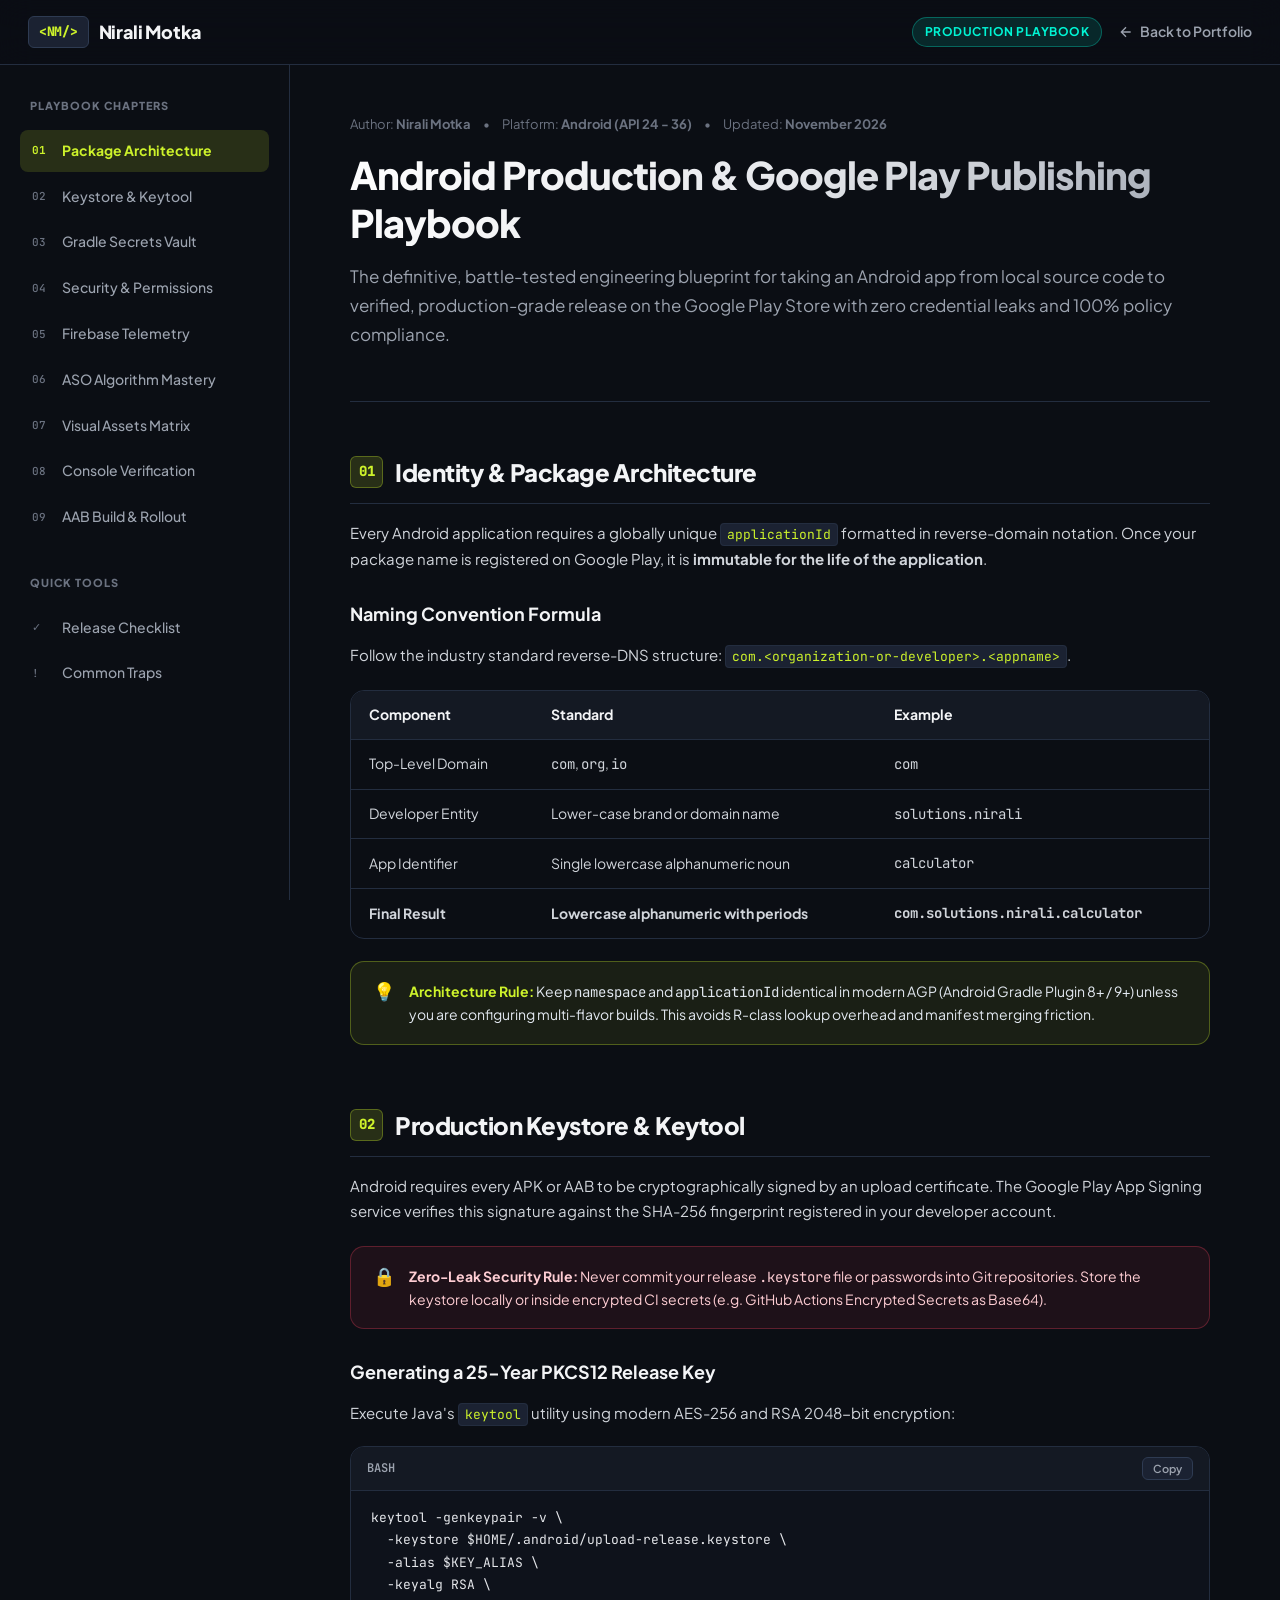
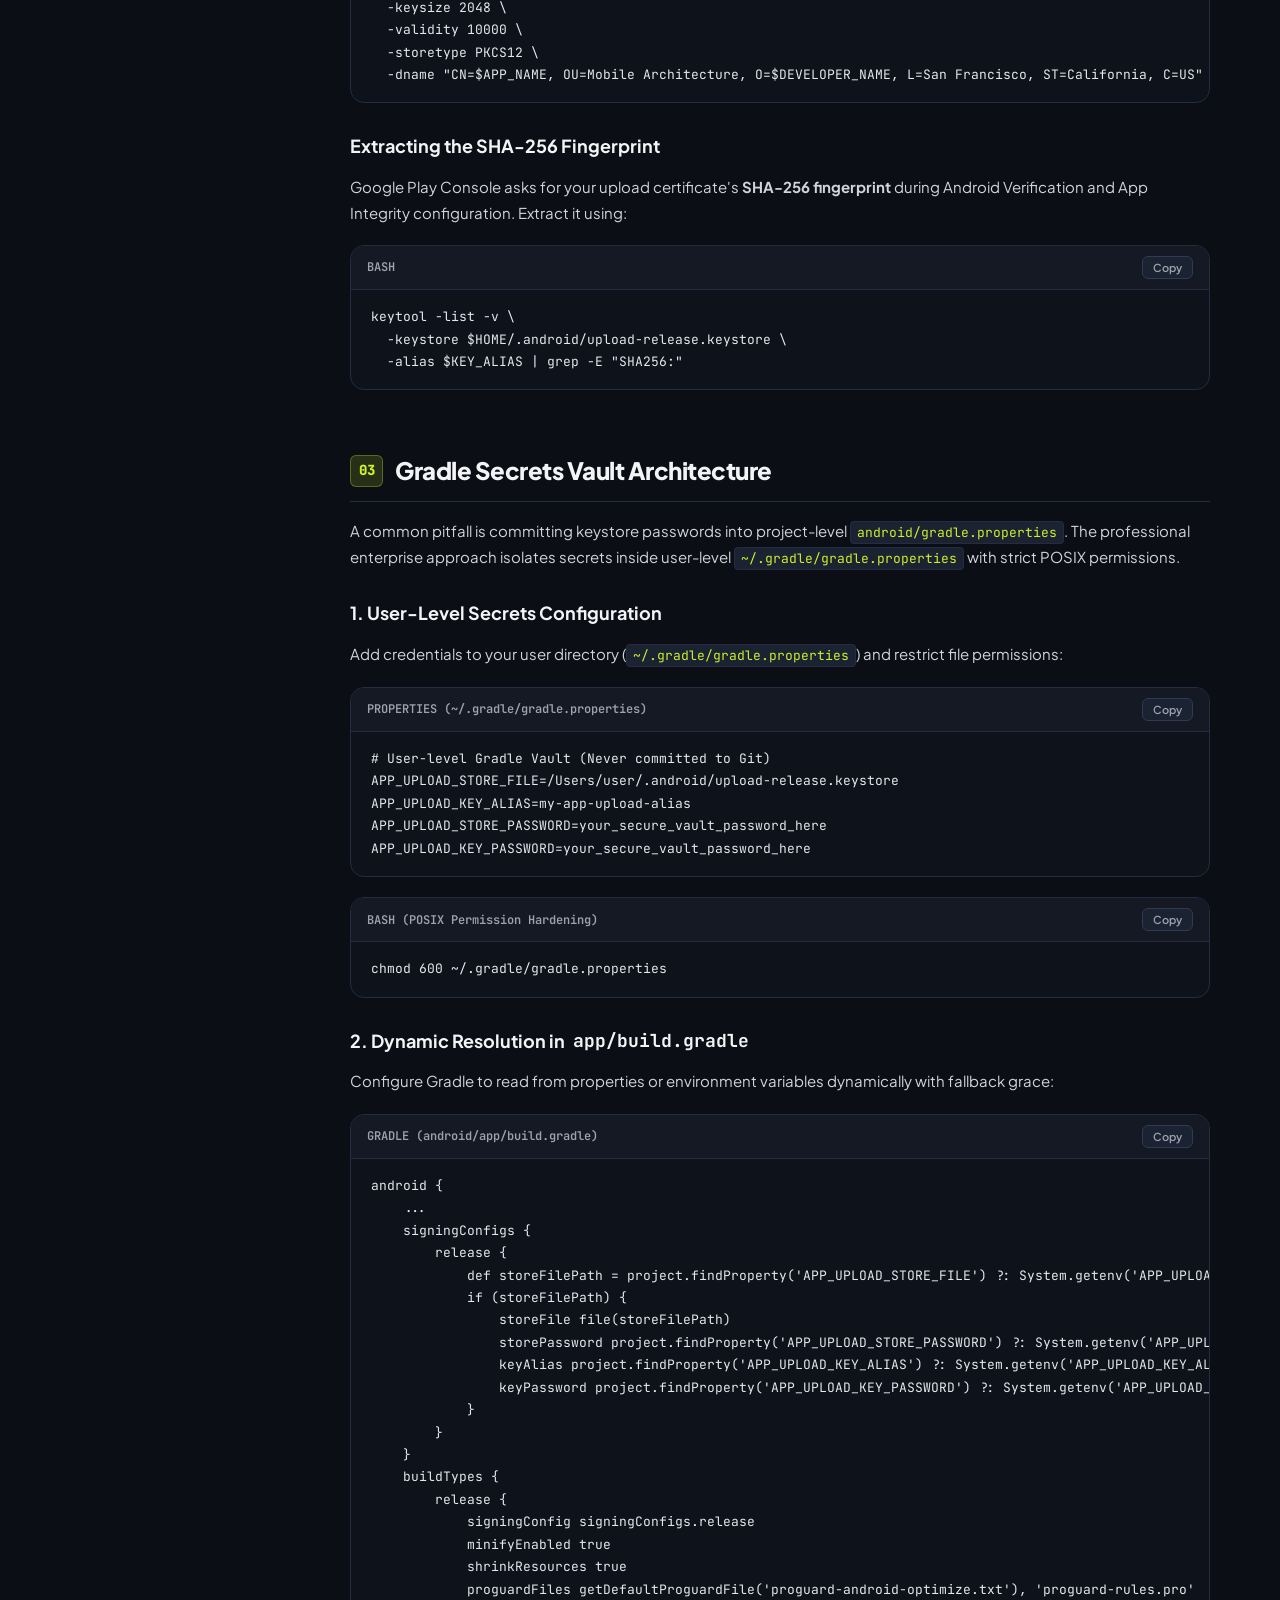
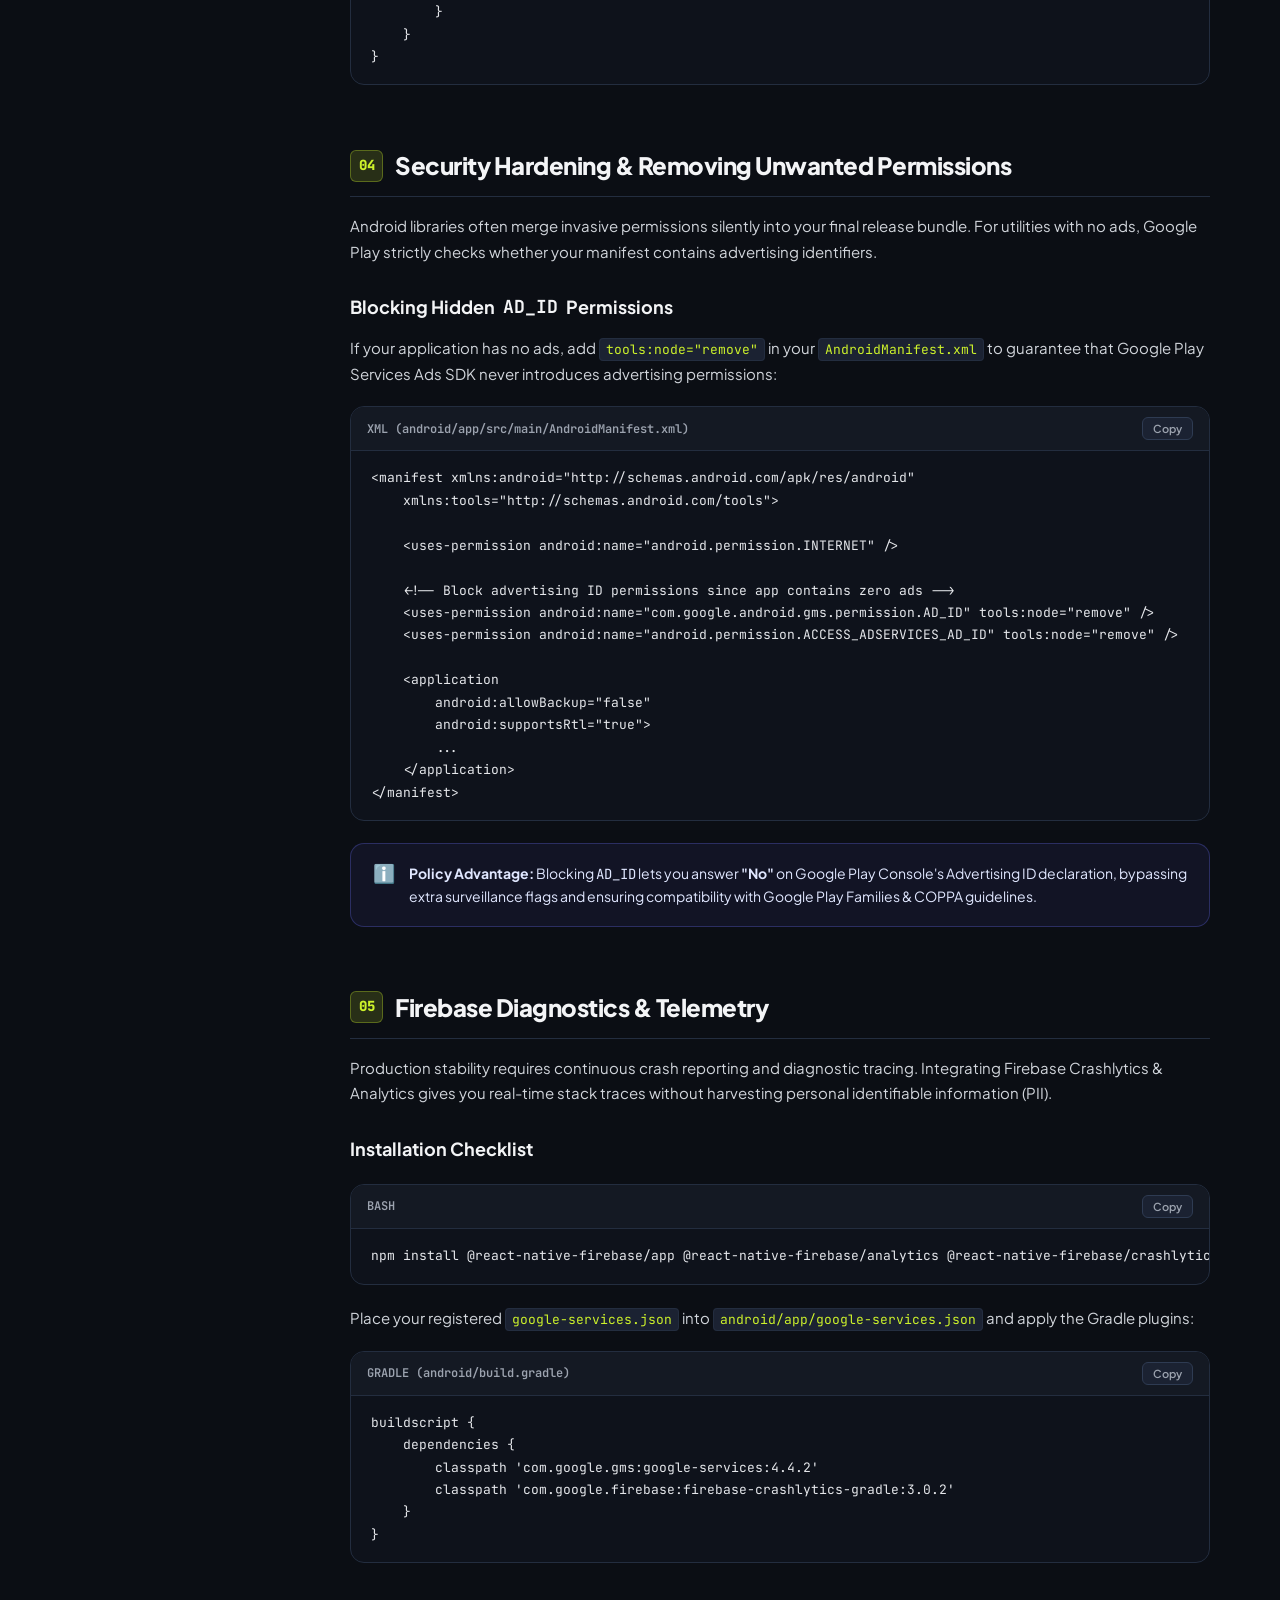
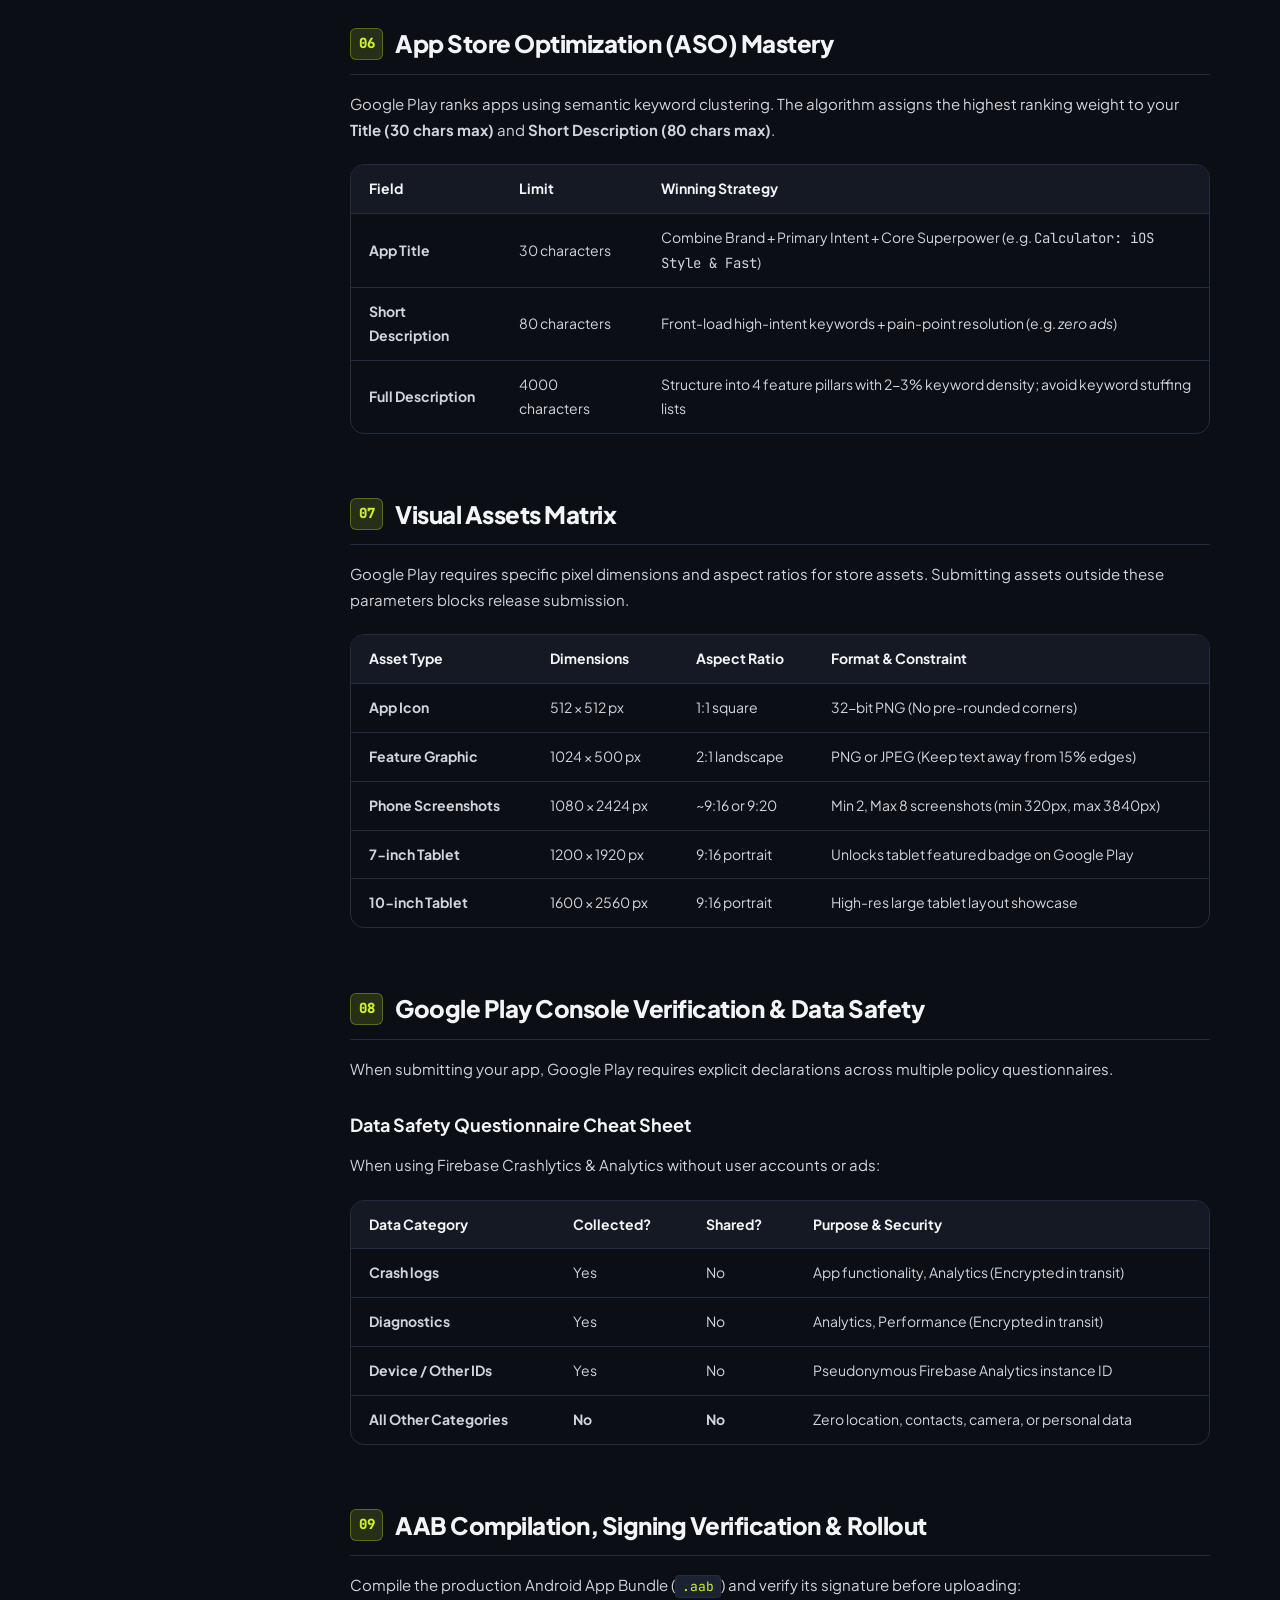
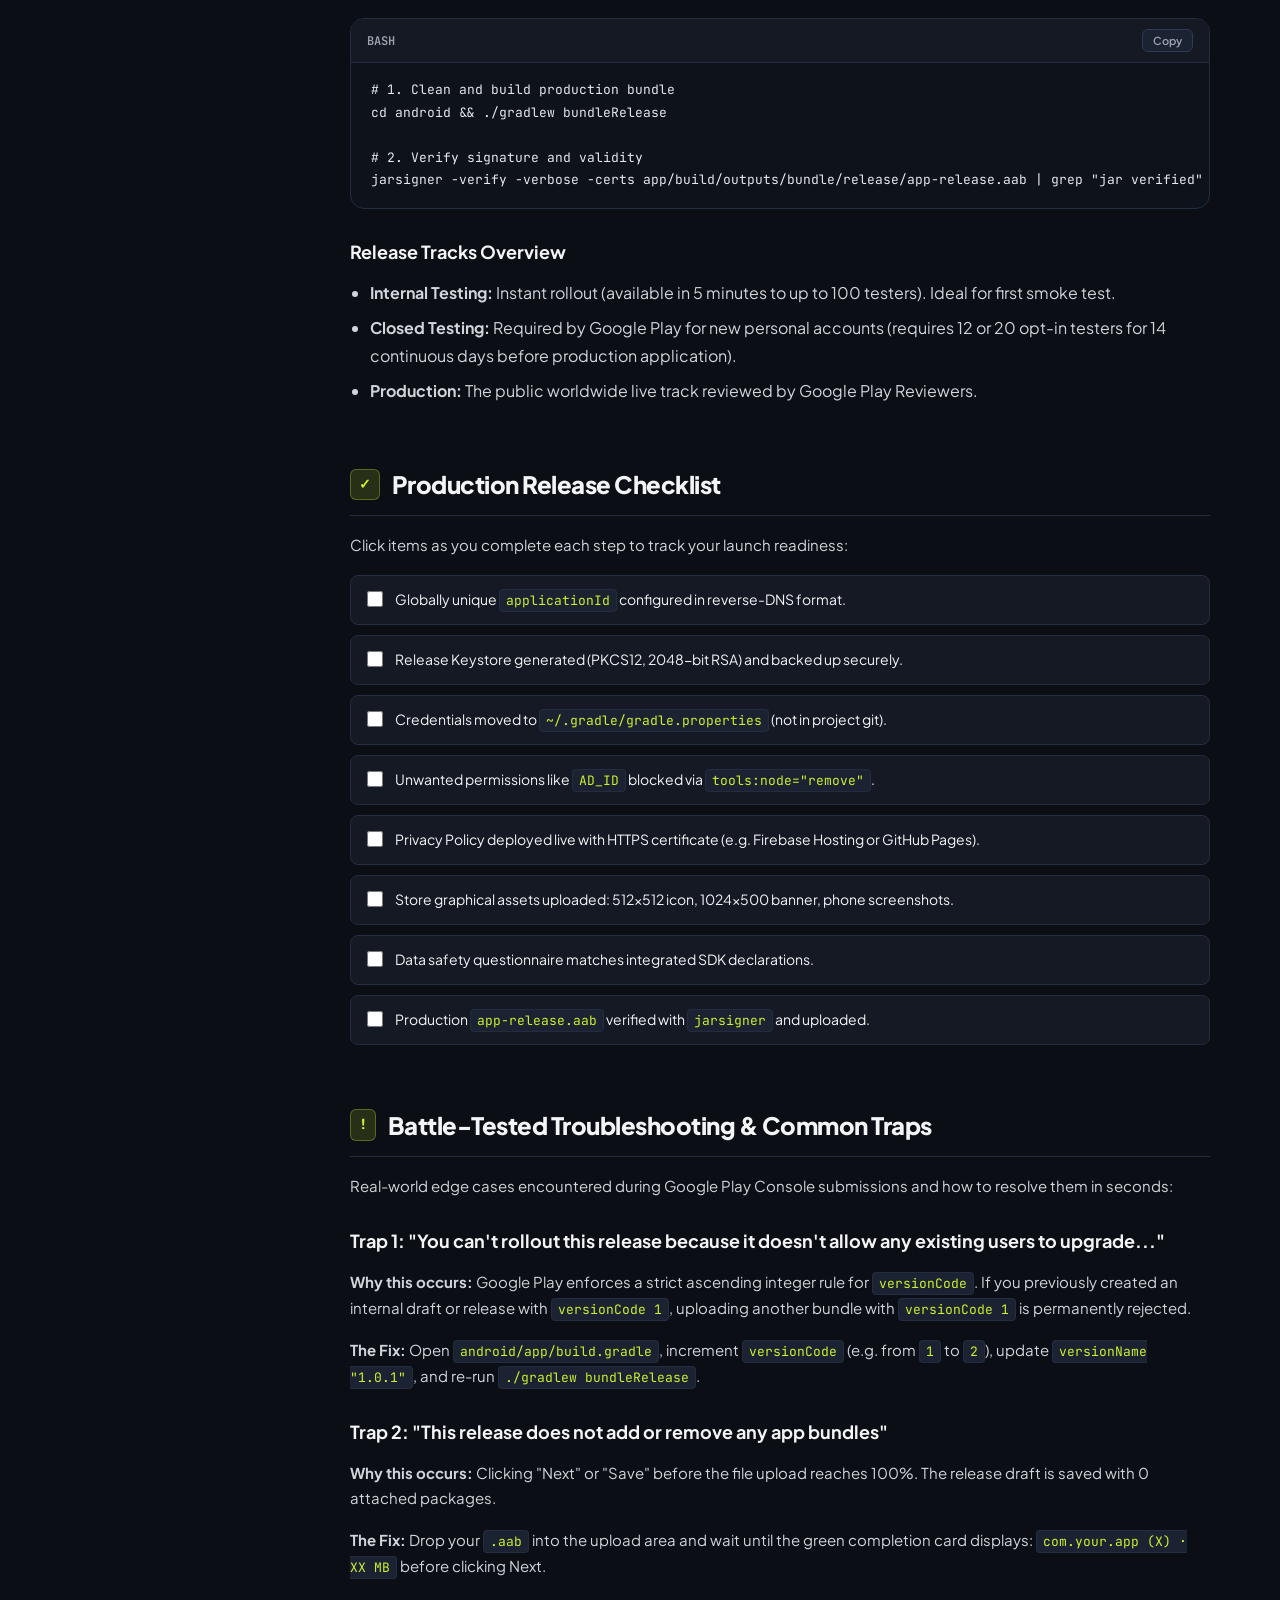
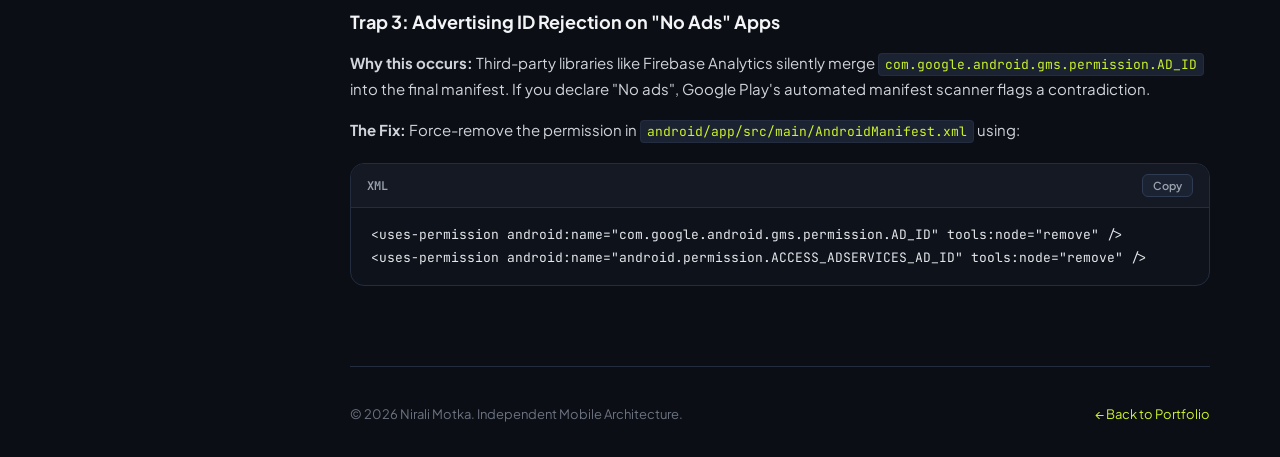
<file: playbook.html>
<!DOCTYPE html>
<html lang="en">
<head>
  <meta charset="UTF-8">
  <meta name="viewport" content="width=device-width, initial-scale=1.0">
  <title>Android Production & Publishing Playbook | Nirali Motka</title>
  <meta name="description" content="A complete, end-to-end engineering guide to configuring, hardening, signing, and publishing modern Android applications to the Google Play Store from scratch.">
  <meta name="author" content="Nirali Motka">
  <link rel="icon" href="data:image/svg+xml,<svg xmlns=%22http://www.w3.org/2000/svg%22 viewBox=%220 0 100 100%22><text y=%22.9em%22 font-size=%2290%22>⚡</text></svg>">
  <link rel="preconnect" href="https://fonts.googleapis.com">
  <link rel="preconnect" href="https://fonts.gstatic.com" crossorigin>
  <link href="https://fonts.googleapis.com/css2?family=Plus+Jakarta+Sans:wght@300;400;500;600;700;800&family=JetBrains+Mono:wght@400;500;600;700&display=swap" rel="stylesheet">
  <style>
    :root {
      --bg: #0B0E14;
      --surface: #141923;
      --surface-elevated: #1B2232;
      --border: #232D3F;
      --border-accent: #2E3B52;
      --text-main: #F3F4F6;
      --text-muted: #9CA3AF;
      --text-dim: #6B7280;
      --accent: #CDF22B;
      --accent-glow: rgba(205, 242, 43, 0.15);
      --accent-secondary: #00F5D4;
      --accent-indigo: #6366F1;
      --accent-orange: #FF9F0A;
      --accent-rose: #F43F5E;
      --code-bg: #0E121B;
      --radius-sm: 8px;
      --radius-md: 14px;
      --radius-lg: 20px;
      --font-sans: 'Plus Jakarta Sans', -apple-system, BlinkMacSystemFont, 'Segoe UI', Roboto, sans-serif;
      --font-mono: 'JetBrains Mono', monospace;
    }

    * {
      box-sizing: border-box;
      margin: 0;
      padding: 0;
    }

    body {
      background-color: var(--bg);
      color: var(--text-main);
      font-family: var(--font-sans);
      line-height: 1.7;
      overflow-x: hidden;
      -webkit-font-smoothing: antialiased;
    }

    /* Top Navigation Header */
    header.site-header {
      position: sticky;
      top: 0;
      z-index: 100;
      background: rgba(11, 14, 20, 0.85);
      backdrop-filter: blur(16px);
      -webkit-backdrop-filter: blur(16px);
      border-bottom: 1px solid var(--border);
    }

    .nav-container {
      max-width: 1400px;
      margin: 0 auto;
      padding: 16px 28px;
      display: flex;
      align-items: center;
      justify-content: space-between;
    }

    .brand-logo {
      display: flex;
      align-items: center;
      gap: 10px;
      text-decoration: none;
      color: var(--text-main);
      font-weight: 800;
      font-size: 18px;
      letter-spacing: -0.3px;
    }

    .logo-badge {
      background: var(--surface-elevated);
      color: var(--accent);
      border: 1px solid var(--border-accent);
      padding: 4px 10px;
      border-radius: 6px;
      font-family: var(--font-mono);
      font-size: 13px;
    }

    .nav-actions {
      display: flex;
      align-items: center;
      gap: 16px;
    }

    .btn-back {
      color: var(--text-muted);
      text-decoration: none;
      font-size: 14px;
      font-weight: 600;
      transition: color 0.2s ease;
      display: flex;
      align-items: center;
      gap: 6px;
    }

    .btn-back:hover {
      color: var(--accent);
    }

    .doc-badge {
      background: rgba(0, 245, 212, 0.12);
      color: var(--accent-secondary);
      border: 1px solid rgba(0, 245, 212, 0.3);
      padding: 4px 12px;
      border-radius: 20px;
      font-size: 12px;
      font-weight: 700;
      letter-spacing: 0.5px;
    }

    /* Main Layout */
    .docs-layout {
      max-width: 1400px;
      margin: 0 auto;
      display: grid;
      grid-template-columns: 290px 1fr;
      min-height: calc(100vh - 65px);
    }

    /* Sidebar Table of Contents */
    aside.sidebar {
      position: sticky;
      top: 65px;
      height: calc(100vh - 65px);
      overflow-y: auto;
      padding: 32px 20px;
      border-right: 1px solid var(--border);
      scrollbar-width: thin;
      scrollbar-color: var(--border) transparent;
    }

    .sidebar-section-title {
      font-size: 11px;
      font-weight: 800;
      text-transform: uppercase;
      letter-spacing: 1px;
      color: var(--text-dim);
      margin-bottom: 14px;
      padding-left: 10px;
    }

    .sidebar-nav {
      list-style: none;
      display: flex;
      flex-direction: column;
      gap: 4px;
    }

    .sidebar-nav a {
      display: flex;
      align-items: center;
      gap: 10px;
      padding: 9px 12px;
      border-radius: var(--radius-sm);
      color: var(--text-muted);
      text-decoration: none;
      font-size: 14px;
      font-weight: 500;
      transition: all 0.2s ease;
    }

    .sidebar-nav a:hover {
      color: var(--text-main);
      background: var(--surface);
    }

    .sidebar-nav a.active {
      color: var(--accent);
      background: var(--accent-glow);
      font-weight: 700;
    }

    .step-number {
      font-family: var(--font-mono);
      font-size: 11px;
      color: var(--text-dim);
      min-width: 20px;
    }

    .sidebar-nav a.active .step-number {
      color: var(--accent);
    }

    /* Content Area */
    main.content {
      padding: 48px 60px 100px;
      max-width: 980px;
    }

    /* Hero Banner inside Docs */
    .doc-hero {
      margin-bottom: 50px;
      border-bottom: 1px solid var(--border);
      padding-bottom: 36px;
    }

    .doc-meta {
      display: flex;
      align-items: center;
      gap: 12px;
      margin-bottom: 16px;
      font-size: 13px;
      color: var(--text-dim);
    }

    .doc-title {
      font-size: 38px;
      font-weight: 800;
      letter-spacing: -1px;
      margin-bottom: 16px;
      line-height: 1.25;
      background: linear-gradient(135deg, #FFFFFF 0%, #E5E7EB 50%, #9CA3AF 100%);
      -webkit-background-clip: text;
      -webkit-text-fill-color: transparent;
    }

    .doc-lead {
      font-size: 17px;
      color: var(--text-muted);
      line-height: 1.7;
    }

    /* Section Styles */
    section.doc-section {
      margin-bottom: 60px;
      scroll-margin-top: 90px;
    }

    h2.section-heading {
      font-size: 24px;
      font-weight: 800;
      letter-spacing: -0.5px;
      margin-bottom: 16px;
      display: flex;
      align-items: center;
      gap: 12px;
      color: var(--text-main);
      padding-bottom: 10px;
      border-bottom: 1px solid var(--border);
    }

    .heading-num {
      font-family: var(--font-mono);
      font-size: 14px;
      color: var(--accent);
      background: var(--accent-glow);
      padding: 3px 8px;
      border-radius: 6px;
      border: 1px solid rgba(205, 242, 43, 0.3);
    }

    h3.sub-heading {
      font-size: 18px;
      font-weight: 700;
      margin: 28px 0 12px;
      color: var(--text-main);
      display: flex;
      align-items: center;
      gap: 8px;
    }

    p {
      color: #D1D5DB;
      font-size: 15px;
      margin-bottom: 16px;
    }

    /* Callout Alerts */
    .callout {
      border-radius: var(--radius-md);
      padding: 18px 22px;
      margin: 22px 0;
      border: 1px solid;
      display: flex;
      gap: 14px;
      align-items: flex-start;
      font-size: 14px;
      line-height: 1.6;
    }

    .callout-icon {
      font-size: 18px;
      line-height: 1;
      margin-top: 2px;
      flex-shrink: 0;
    }

    .callout-security {
      background: rgba(244, 63, 94, 0.08);
      border-color: rgba(244, 63, 94, 0.3);
      color: #FECDD3;
    }

    .callout-tip {
      background: rgba(205, 242, 43, 0.08);
      border-color: rgba(205, 242, 43, 0.3);
      color: #E2E8F0;
    }

    .callout-tip strong {
      color: var(--accent);
    }

    .callout-info {
      background: rgba(99, 102, 241, 0.08);
      border-color: rgba(99, 102, 241, 0.3);
      color: #E0E7FF;
    }

    /* Code Blocks */
    .code-container {
      background: var(--code-bg);
      border: 1px solid var(--border);
      border-radius: var(--radius-md);
      margin: 20px 0;
      overflow: hidden;
      font-family: var(--font-mono);
    }

    .code-header {
      background: var(--surface);
      border-bottom: 1px solid var(--border);
      padding: 10px 16px;
      display: flex;
      align-items: center;
      justify-content: space-between;
      font-size: 12px;
      color: var(--text-dim);
    }

    .code-lang {
      font-weight: 600;
      color: var(--text-muted);
    }

    .btn-copy {
      background: var(--surface-elevated);
      color: var(--text-muted);
      border: 1px solid var(--border-accent);
      padding: 4px 10px;
      border-radius: 6px;
      font-size: 11px;
      font-family: var(--font-sans);
      font-weight: 600;
      cursor: pointer;
      transition: all 0.2s ease;
    }

    .btn-copy:hover {
      background: var(--accent);
      color: var(--bg);
      border-color: var(--accent);
    }

    pre {
      padding: 16px 20px;
      overflow-x: auto;
      font-size: 13px;
      line-height: 1.65;
      color: #E5E7EB;
      scrollbar-width: thin;
      scrollbar-color: var(--border) transparent;
    }

    code {
      font-family: var(--font-mono);
    }

    p code, li code {
      background: var(--surface-elevated);
      border: 1px solid var(--border);
      padding: 2px 6px;
      border-radius: 4px;
      font-size: 13px;
      color: var(--accent);
    }

    /* Tables */
    .table-responsive {
      overflow-x: auto;
      margin: 22px 0;
      border: 1px solid var(--border);
      border-radius: var(--radius-md);
    }

    table {
      width: 100%;
      border-collapse: collapse;
      text-align: left;
      font-size: 14px;
    }

    th {
      background: var(--surface);
      padding: 12px 18px;
      color: var(--text-main);
      font-weight: 700;
      border-bottom: 1px solid var(--border);
    }

    td {
      padding: 12px 18px;
      border-bottom: 1px solid var(--border);
      color: #D1D5DB;
    }

    tr:last-child td {
      border-bottom: none;
    }

    tr:hover td {
      background: rgba(255, 255, 255, 0.02);
    }

    /* Interactive Checklist */
    .checklist {
      list-style: none;
      margin: 18px 0;
      display: flex;
      flex-direction: column;
      gap: 10px;
    }

    .checklist-item {
      display: flex;
      align-items: flex-start;
      gap: 12px;
      background: var(--surface);
      border: 1px solid var(--border);
      padding: 12px 16px;
      border-radius: var(--radius-sm);
      font-size: 14px;
      color: var(--text-main);
      cursor: pointer;
      transition: border-color 0.2s ease;
    }

    .checklist-item:hover {
      border-color: var(--border-accent);
    }

    .checklist-item input[type="checkbox"] {
      margin-top: 3px;
      accent-color: var(--accent);
      width: 16px;
      height: 16px;
      cursor: pointer;
    }

    /* Footer */
    footer.doc-footer {
      border-top: 1px solid var(--border);
      padding-top: 36px;
      margin-top: 80px;
      display: flex;
      align-items: center;
      justify-content: space-between;
      color: var(--text-dim);
      font-size: 13px;
    }

    footer a {
      color: var(--accent);
      text-decoration: none;
    }

    footer a:hover {
      text-decoration: underline;
    }

    @media (max-width: 900px) {
      .docs-layout {
        grid-template-columns: 1fr;
      }
      aside.sidebar {
        display: none;
      }
      main.content {
        padding: 32px 20px 80px;
      }
      .doc-title {
        font-size: 28px;
      }
    }
  </style>
</head>
<body>

  <!-- Top Header -->
  <header class="site-header">
    <div class="nav-container">
      <a href="index.html" class="brand-logo">
        <span class="logo-badge">&lt;NM/&gt;</span>
        <span>Nirali Motka</span>
      </a>

      <div class="nav-actions">
        <span class="doc-badge">PRODUCTION PLAYBOOK</span>
        <a href="index.html" class="btn-back">
          <svg width="16" height="16" viewBox="0 0 24 24" fill="none" stroke="currentColor" stroke-width="2"><path d="M19 12H5M12 19l-7-7 7-7"/></svg>
          Back to Portfolio
        </a>
      </div>
    </div>
  </header>

  <!-- Docs Layout -->
  <div class="docs-layout">
    
    <!-- Sidebar -->
    <aside class="sidebar">
      <div class="sidebar-section-title">Playbook Chapters</div>
      <ul class="sidebar-nav">
        <li><a href="#ch1" class="active"><span class="step-number">01</span> Package Architecture</a></li>
        <li><a href="#ch2"><span class="step-number">02</span> Keystore &amp; Keytool</a></li>
        <li><a href="#ch3"><span class="step-number">03</span> Gradle Secrets Vault</a></li>
        <li><a href="#ch4"><span class="step-number">04</span> Security &amp; Permissions</a></li>
        <li><a href="#ch5"><span class="step-number">05</span> Firebase Telemetry</a></li>
        <li><a href="#ch6"><span class="step-number">06</span> ASO Algorithm Mastery</a></li>
        <li><a href="#ch7"><span class="step-number">07</span> Visual Assets Matrix</a></li>
        <li><a href="#ch8"><span class="step-number">08</span> Console Verification</a></li>
        <li><a href="#ch9"><span class="step-number">09</span> AAB Build &amp; Rollout</a></li>
      </ul>

      <div class="sidebar-section-title" style="margin-top: 36px;">Quick Tools</div>
      <ul class="sidebar-nav">
        <li><a href="#checklist"><span class="step-number">✓</span> Release Checklist</a></li>
        <li><a href="#troubleshooting"><span class="step-number">!</span> Common Traps</a></li>
      </ul>
    </aside>

    <!-- Main Content -->
    <main class="content">

      <!-- Hero Section -->
      <div class="doc-hero">
        <div class="doc-meta">
          <span>Author: <strong>Nirali Motka</strong></span>
          <span>•</span>
          <span>Platform: <strong>Android (API 24 - 36)</strong></span>
          <span>•</span>
          <span>Updated: <strong>November 2026</strong></span>
        </div>
        <h1 class="doc-title">Android Production &amp; Google Play Publishing Playbook</h1>
        <p class="doc-lead">
          The definitive, battle-tested engineering blueprint for taking an Android app from local source code to verified, production-grade release on the Google Play Store with zero credential leaks and 100% policy compliance.
        </p>
      </div>

      <!-- Chapter 1 -->
      <section class="doc-section" id="ch1">
        <h2 class="section-heading">
          <span class="heading-num">01</span> Identity &amp; Package Architecture
        </h2>
        <p>
          Every Android application requires a globally unique <code>applicationId</code> formatted in reverse-domain notation. Once your package name is registered on Google Play, it is <strong>immutable for the life of the application</strong>.
        </p>

        <h3 class="sub-heading">Naming Convention Formula</h3>
        <p>
          Follow the industry standard reverse-DNS structure: <code>com.&lt;organization-or-developer&gt;.&lt;appname&gt;</code>.
        </p>

        <div class="table-responsive">
          <table>
            <thead>
              <tr>
                <th>Component</th>
                <th>Standard</th>
                <th>Example</th>
              </tr>
            </thead>
            <tbody>
              <tr>
                <td>Top-Level Domain</td>
                <td><code>com</code>, <code>org</code>, <code>io</code></td>
                <td><code>com</code></td>
              </tr>
              <tr>
                <td>Developer Entity</td>
                <td>Lower-case brand or domain name</td>
                <td><code>solutions.nirali</code></td>
              </tr>
              <tr>
                <td>App Identifier</td>
                <td>Single lowercase alphanumeric noun</td>
                <td><code>calculator</code></td>
              </tr>
              <tr>
                <td><strong>Final Result</strong></td>
                <td><strong>Lowercase alphanumeric with periods</strong></td>
                <td><strong><code>com.solutions.nirali.calculator</code></strong></td>
              </tr>
            </tbody>
          </table>
        </div>

        <div class="callout callout-tip">
          <div class="callout-icon">💡</div>
          <div>
            <strong>Architecture Rule:</strong> Keep <code>namespace</code> and <code>applicationId</code> identical in modern AGP (Android Gradle Plugin 8+ / 9+) unless you are configuring multi-flavor builds. This avoids R-class lookup overhead and manifest merging friction.
          </div>
        </div>
      </section>

      <!-- Chapter 2 -->
      <section class="doc-section" id="ch2">
        <h2 class="section-heading">
          <span class="heading-num">02</span> Production Keystore &amp; Keytool
        </h2>
        <p>
          Android requires every APK or AAB to be cryptographically signed by an upload certificate. The Google Play App Signing service verifies this signature against the SHA-256 fingerprint registered in your developer account.
        </p>

        <div class="callout callout-security">
          <div class="callout-icon">🔒</div>
          <div>
            <strong>Zero-Leak Security Rule:</strong> Never commit your release <code>.keystore</code> file or passwords into Git repositories. Store the keystore locally or inside encrypted CI secrets (e.g. GitHub Actions Encrypted Secrets as Base64).
          </div>
        </div>

        <h3 class="sub-heading">Generating a 25-Year PKCS12 Release Key</h3>
        <p>
          Execute Java's <code>keytool</code> utility using modern AES-256 and RSA 2048-bit encryption:
        </p>

        <div class="code-container">
          <div class="code-header">
            <span class="code-lang">BASH</span>
            <button class="btn-copy" onclick="copyCode(this)">Copy</button>
          </div>
          <pre><code>keytool -genkeypair -v \
  -keystore $HOME/.android/upload-release.keystore \
  -alias $KEY_ALIAS \
  -keyalg RSA \
  -keysize 2048 \
  -validity 10000 \
  -storetype PKCS12 \
  -dname "CN=$APP_NAME, OU=Mobile Architecture, O=$DEVELOPER_NAME, L=San Francisco, ST=California, C=US"</code></pre>
        </div>

        <h3 class="sub-heading">Extracting the SHA-256 Fingerprint</h3>
        <p>
          Google Play Console asks for your upload certificate's <strong>SHA-256 fingerprint</strong> during Android Verification and App Integrity configuration. Extract it using:
        </p>

        <div class="code-container">
          <div class="code-header">
            <span class="code-lang">BASH</span>
            <button class="btn-copy" onclick="copyCode(this)">Copy</button>
          </div>
          <pre><code>keytool -list -v \
  -keystore $HOME/.android/upload-release.keystore \
  -alias $KEY_ALIAS | grep -E "SHA256:"</code></pre>
        </div>
      </section>

      <!-- Chapter 3 -->
      <section class="doc-section" id="ch3">
        <h2 class="section-heading">
          <span class="heading-num">03</span> Gradle Secrets Vault Architecture
        </h2>
        <p>
          A common pitfall is committing keystore passwords into project-level <code>android/gradle.properties</code>. The professional enterprise approach isolates secrets inside user-level <code>~/.gradle/gradle.properties</code> with strict POSIX permissions.
        </p>

        <h3 class="sub-heading">1. User-Level Secrets Configuration</h3>
        <p>Add credentials to your user directory (<code>~/.gradle/gradle.properties</code>) and restrict file permissions:</p>

        <div class="code-container">
          <div class="code-header">
            <span class="code-lang">PROPERTIES (~/.gradle/gradle.properties)</span>
            <button class="btn-copy" onclick="copyCode(this)">Copy</button>
          </div>
          <pre><code># User-level Gradle Vault (Never committed to Git)
APP_UPLOAD_STORE_FILE=/Users/user/.android/upload-release.keystore
APP_UPLOAD_KEY_ALIAS=my-app-upload-alias
APP_UPLOAD_STORE_PASSWORD=your_secure_vault_password_here
APP_UPLOAD_KEY_PASSWORD=your_secure_vault_password_here</code></pre>
        </div>

        <div class="code-container">
          <div class="code-header">
            <span class="code-lang">BASH (POSIX Permission Hardening)</span>
            <button class="btn-copy" onclick="copyCode(this)">Copy</button>
          </div>
          <pre><code>chmod 600 ~/.gradle/gradle.properties</code></pre>
        </div>

        <h3 class="sub-heading">2. Dynamic Resolution in <code>app/build.gradle</code></h3>
        <p>Configure Gradle to read from properties or environment variables dynamically with fallback grace:</p>

        <div class="code-container">
          <div class="code-header">
            <span class="code-lang">GRADLE (android/app/build.gradle)</span>
            <button class="btn-copy" onclick="copyCode(this)">Copy</button>
          </div>
          <pre><code>android {
    ...
    signingConfigs {
        release {
            def storeFilePath = project.findProperty('APP_UPLOAD_STORE_FILE') ?: System.getenv('APP_UPLOAD_STORE_FILE')
            if (storeFilePath) {
                storeFile file(storeFilePath)
                storePassword project.findProperty('APP_UPLOAD_STORE_PASSWORD') ?: System.getenv('APP_UPLOAD_STORE_PASSWORD')
                keyAlias project.findProperty('APP_UPLOAD_KEY_ALIAS') ?: System.getenv('APP_UPLOAD_KEY_ALIAS')
                keyPassword project.findProperty('APP_UPLOAD_KEY_PASSWORD') ?: System.getenv('APP_UPLOAD_KEY_PASSWORD')
            }
        }
    }
    buildTypes {
        release {
            signingConfig signingConfigs.release
            minifyEnabled true
            shrinkResources true
            proguardFiles getDefaultProguardFile('proguard-android-optimize.txt'), 'proguard-rules.pro'
        }
    }
}</code></pre>
        </div>
      </section>

      <!-- Chapter 4 -->
      <section class="doc-section" id="ch4">
        <h2 class="section-heading">
          <span class="heading-num">04</span> Security Hardening &amp; Removing Unwanted Permissions
        </h2>
        <p>
          Android libraries often merge invasive permissions silently into your final release bundle. For utilities with no ads, Google Play strictly checks whether your manifest contains advertising identifiers.
        </p>

        <h3 class="sub-heading">Blocking Hidden <code>AD_ID</code> Permissions</h3>
        <p>
          If your application has no ads, add <code>tools:node="remove"</code> in your <code>AndroidManifest.xml</code> to guarantee that Google Play Services Ads SDK never introduces advertising permissions:
        </p>

        <div class="code-container">
          <div class="code-header">
            <span class="code-lang">XML (android/app/src/main/AndroidManifest.xml)</span>
            <button class="btn-copy" onclick="copyCode(this)">Copy</button>
          </div>
          <pre><code>&lt;manifest xmlns:android="http://schemas.android.com/apk/res/android"
    xmlns:tools="http://schemas.android.com/tools"&gt;

    &lt;uses-permission android:name="android.permission.INTERNET" /&gt;

    &lt;!-- Block advertising ID permissions since app contains zero ads --&gt;
    &lt;uses-permission android:name="com.google.android.gms.permission.AD_ID" tools:node="remove" /&gt;
    &lt;uses-permission android:name="android.permission.ACCESS_ADSERVICES_AD_ID" tools:node="remove" /&gt;

    &lt;application
        android:allowBackup="false"
        android:supportsRtl="true"&gt;
        ...
    &lt;/application&gt;
&lt;/manifest&gt;</code></pre>
        </div>

        <div class="callout callout-info">
          <div class="callout-icon">ℹ️</div>
          <div>
            <strong>Policy Advantage:</strong> Blocking <code>AD_ID</code> lets you answer <strong>"No"</strong> on Google Play Console's Advertising ID declaration, bypassing extra surveillance flags and ensuring compatibility with Google Play Families &amp; COPPA guidelines.
          </div>
        </div>
      </section>

      <!-- Chapter 5 -->
      <section class="doc-section" id="ch5">
        <h2 class="section-heading">
          <span class="heading-num">05</span> Firebase Diagnostics &amp; Telemetry
        </h2>
        <p>
          Production stability requires continuous crash reporting and diagnostic tracing. Integrating Firebase Crashlytics &amp; Analytics gives you real-time stack traces without harvesting personal identifiable information (PII).
        </p>

        <h3 class="sub-heading">Installation Checklist</h3>
        <div class="code-container">
          <div class="code-header">
            <span class="code-lang">BASH</span>
            <button class="btn-copy" onclick="copyCode(this)">Copy</button>
          </div>
          <pre><code>npm install @react-native-firebase/app @react-native-firebase/analytics @react-native-firebase/crashlytics</code></pre>
        </div>

        <p>Place your registered <code>google-services.json</code> into <code>android/app/google-services.json</code> and apply the Gradle plugins:</p>

        <div class="code-container">
          <div class="code-header">
            <span class="code-lang">GRADLE (android/build.gradle)</span>
            <button class="btn-copy" onclick="copyCode(this)">Copy</button>
          </div>
          <pre><code>buildscript {
    dependencies {
        classpath 'com.google.gms:google-services:4.4.2'
        classpath 'com.google.firebase:firebase-crashlytics-gradle:3.0.2'
    }
}</code></pre>
        </div>
      </section>

      <!-- Chapter 6 -->
      <section class="doc-section" id="ch6">
        <h2 class="section-heading">
          <span class="heading-num">06</span> App Store Optimization (ASO) Mastery
        </h2>
        <p>
          Google Play ranks apps using semantic keyword clustering. The algorithm assigns the highest ranking weight to your <strong>Title (30 chars max)</strong> and <strong>Short Description (80 chars max)</strong>.
        </p>

        <div class="table-responsive">
          <table>
            <thead>
              <tr>
                <th>Field</th>
                <th>Limit</th>
                <th>Winning Strategy</th>
              </tr>
            </thead>
            <tbody>
              <tr>
                <td><strong>App Title</strong></td>
                <td>30 characters</td>
                <td>Combine Brand + Primary Intent + Core Superpower (e.g. <code>Calculator: iOS Style &amp; Fast</code>)</td>
              </tr>
              <tr>
                <td><strong>Short Description</strong></td>
                <td>80 characters</td>
                <td>Front-load high-intent keywords + pain-point resolution (e.g. <em>zero ads</em>)</td>
              </tr>
              <tr>
                <td><strong>Full Description</strong></td>
                <td>4000 characters</td>
                <td>Structure into 4 feature pillars with 2-3% keyword density; avoid keyword stuffing lists</td>
              </tr>
            </tbody>
          </table>
        </div>
      </section>

      <!-- Chapter 7 -->
      <section class="doc-section" id="ch7">
        <h2 class="section-heading">
          <span class="heading-num">07</span> Visual Assets Matrix
        </h2>
        <p>
          Google Play requires specific pixel dimensions and aspect ratios for store assets. Submitting assets outside these parameters blocks release submission.
        </p>

        <div class="table-responsive">
          <table>
            <thead>
              <tr>
                <th>Asset Type</th>
                <th>Dimensions</th>
                <th>Aspect Ratio</th>
                <th>Format &amp; Constraint</th>
              </tr>
            </thead>
            <tbody>
              <tr>
                <td><strong>App Icon</strong></td>
                <td>512 × 512 px</td>
                <td>1:1 square</td>
                <td>32-bit PNG (No pre-rounded corners)</td>
              </tr>
              <tr>
                <td><strong>Feature Graphic</strong></td>
                <td>1024 × 500 px</td>
                <td>2:1 landscape</td>
                <td>PNG or JPEG (Keep text away from 15% edges)</td>
              </tr>
              <tr>
                <td><strong>Phone Screenshots</strong></td>
                <td>1080 × 2424 px</td>
                <td>~9:16 or 9:20</td>
                <td>Min 2, Max 8 screenshots (min 320px, max 3840px)</td>
              </tr>
              <tr>
                <td><strong>7-inch Tablet</strong></td>
                <td>1200 × 1920 px</td>
                <td>9:16 portrait</td>
                <td>Unlocks tablet featured badge on Google Play</td>
              </tr>
              <tr>
                <td><strong>10-inch Tablet</strong></td>
                <td>1600 × 2560 px</td>
                <td>9:16 portrait</td>
                <td>High-res large tablet layout showcase</td>
              </tr>
            </tbody>
          </table>
        </div>
      </section>

      <!-- Chapter 8 -->
      <section class="doc-section" id="ch8">
        <h2 class="section-heading">
          <span class="heading-num">08</span> Google Play Console Verification &amp; Data Safety
        </h2>
        <p>
          When submitting your app, Google Play requires explicit declarations across multiple policy questionnaires.
        </p>

        <h3 class="sub-heading">Data Safety Questionnaire Cheat Sheet</h3>
        <p>When using Firebase Crashlytics &amp; Analytics without user accounts or ads:</p>
        
        <div class="table-responsive">
          <table>
            <thead>
              <tr>
                <th>Data Category</th>
                <th>Collected?</th>
                <th>Shared?</th>
                <th>Purpose &amp; Security</th>
              </tr>
            </thead>
            <tbody>
              <tr>
                <td><strong>Crash logs</strong></td>
                <td>Yes</td>
                <td>No</td>
                <td>App functionality, Analytics (Encrypted in transit)</td>
              </tr>
              <tr>
                <td><strong>Diagnostics</strong></td>
                <td>Yes</td>
                <td>No</td>
                <td>Analytics, Performance (Encrypted in transit)</td>
              </tr>
              <tr>
                <td><strong>Device / Other IDs</strong></td>
                <td>Yes</td>
                <td>No</td>
                <td>Pseudonymous Firebase Analytics instance ID</td>
              </tr>
              <tr>
                <td><strong>All Other Categories</strong></td>
                <td><strong>No</strong></td>
                <td><strong>No</strong></td>
                <td>Zero location, contacts, camera, or personal data</td>
              </tr>
            </tbody>
          </table>
        </div>
      </section>

      <!-- Chapter 9 -->
      <section class="doc-section" id="ch9">
        <h2 class="section-heading">
          <span class="heading-num">09</span> AAB Compilation, Signing Verification &amp; Rollout
        </h2>
        <p>
          Compile the production Android App Bundle (<code>.aab</code>) and verify its signature before uploading:
        </p>

        <div class="code-container">
          <div class="code-header">
            <span class="code-lang">BASH</span>
            <button class="btn-copy" onclick="copyCode(this)">Copy</button>
          </div>
          <pre><code># 1. Clean and build production bundle
cd android && ./gradlew bundleRelease

# 2. Verify signature and validity
jarsigner -verify -verbose -certs app/build/outputs/bundle/release/app-release.aab | grep "jar verified"</code></pre>
        </div>

        <h3 class="sub-heading">Release Tracks Overview</h3>
        <ul style="margin-left: 20px; color: #D1D5DB; margin-bottom: 20px;">
          <li style="margin-bottom: 8px;"><strong>Internal Testing:</strong> Instant rollout (available in 5 minutes to up to 100 testers). Ideal for first smoke test.</li>
          <li style="margin-bottom: 8px;"><strong>Closed Testing:</strong> Required by Google Play for new personal accounts (requires 12 or 20 opt-in testers for 14 continuous days before production application).</li>
          <li style="margin-bottom: 8px;"><strong>Production:</strong> The public worldwide live track reviewed by Google Play Reviewers.</li>
        </ul>
      </section>

      <!-- Interactive Checklist -->
      <section class="doc-section" id="checklist">
        <h2 class="section-heading">
          <span class="heading-num">✓</span> Production Release Checklist
        </h2>
        <p>Click items as you complete each step to track your launch readiness:</p>
        
        <ul class="checklist">
          <li class="checklist-item">
            <input type="checkbox" id="c1">
            <label for="c1">Globally unique <code>applicationId</code> configured in reverse-DNS format.</label>
          </li>
          <li class="checklist-item">
            <input type="checkbox" id="c2">
            <label for="c2">Release Keystore generated (PKCS12, 2048-bit RSA) and backed up securely.</label>
          </li>
          <li class="checklist-item">
            <input type="checkbox" id="c3">
            <label for="c3">Credentials moved to <code>~/.gradle/gradle.properties</code> (not in project git).</label>
          </li>
          <li class="checklist-item">
            <input type="checkbox" id="c4">
            <label for="c4">Unwanted permissions like <code>AD_ID</code> blocked via <code>tools:node="remove"</code>.</label>
          </li>
          <li class="checklist-item">
            <input type="checkbox" id="c5">
            <label for="c5">Privacy Policy deployed live with HTTPS certificate (e.g. Firebase Hosting or GitHub Pages).</label>
          </li>
          <li class="checklist-item">
            <input type="checkbox" id="c6">
            <label for="c6">Store graphical assets uploaded: 512×512 icon, 1024×500 banner, phone screenshots.</label>
          </li>
          <li class="checklist-item">
            <input type="checkbox" id="c7">
            <label for="c7">Data safety questionnaire matches integrated SDK declarations.</label>
          </li>
          <li class="checklist-item">
            <input type="checkbox" id="c8">
            <label for="c8">Production <code>app-release.aab</code> verified with <code>jarsigner</code> and uploaded.</label>
          </li>
        </ul>
      </section>

      <!-- Common Traps & Troubleshooting -->
      <section class="doc-section" id="troubleshooting">
        <h2 class="section-heading">
          <span class="heading-num">!</span> Battle-Tested Troubleshooting &amp; Common Traps
        </h2>
        <p>
          Real-world edge cases encountered during Google Play Console submissions and how to resolve them in seconds:
        </p>

        <h3 class="sub-heading">Trap 1: "You can't rollout this release because it doesn't allow any existing users to upgrade..."</h3>
        <p>
          <strong>Why this occurs:</strong> Google Play enforces a strict ascending integer rule for <code>versionCode</code>. If you previously created an internal draft or release with <code>versionCode 1</code>, uploading another bundle with <code>versionCode 1</code> is permanently rejected.
        </p>
        <p>
          <strong>The Fix:</strong> Open <code>android/app/build.gradle</code>, increment <code>versionCode</code> (e.g. from <code>1</code> to <code>2</code>), update <code>versionName "1.0.1"</code>, and re-run <code>./gradlew bundleRelease</code>.
        </p>

        <h3 class="sub-heading">Trap 2: "This release does not add or remove any app bundles"</h3>
        <p>
          <strong>Why this occurs:</strong> Clicking "Next" or "Save" before the file upload reaches 100%. The release draft is saved with 0 attached packages.
        </p>
        <p>
          <strong>The Fix:</strong> Drop your <code>.aab</code> into the upload area and wait until the green completion card displays: <code>com.your.app (X) · XX MB</code> before clicking Next.
        </p>

        <h3 class="sub-heading">Trap 3: Advertising ID Rejection on "No Ads" Apps</h3>
        <p>
          <strong>Why this occurs:</strong> Third-party libraries like Firebase Analytics silently merge <code>com.google.android.gms.permission.AD_ID</code> into the final manifest. If you declare "No ads", Google Play's automated manifest scanner flags a contradiction.
        </p>
        <p>
          <strong>The Fix:</strong> Force-remove the permission in <code>android/app/src/main/AndroidManifest.xml</code> using:
        </p>
        <div class="code-container">
          <div class="code-header">
            <span class="code-lang">XML</span>
            <button class="btn-copy" onclick="copyCode(this)">Copy</button>
          </div>
          <pre><code>&lt;uses-permission android:name="com.google.android.gms.permission.AD_ID" tools:node="remove" /&gt;
&lt;uses-permission android:name="android.permission.ACCESS_ADSERVICES_AD_ID" tools:node="remove" /&gt;</code></pre>
        </div>
      </section>

      <!-- Footer -->
      <footer class="doc-footer">
        <div>&copy; 2026 Nirali Motka. Independent Mobile Architecture.</div>
        <div><a href="index.html">← Back to Portfolio</a></div>
      </footer>

    </main>
  </div>

  <script>
    // Copy Code functionality
    function copyCode(button) {
      const pre = button.parentElement.nextElementSibling;
      const code = pre.querySelector('code').innerText;
      navigator.clipboard.writeText(code).then(() => {
        const originalText = button.innerText;
        button.innerText = 'Copied!';
        button.style.background = '#CDF22B';
        button.style.color = '#0B0E14';
        setTimeout(() => {
          button.innerText = originalText;
          button.style.background = '';
          button.style.color = '';
        }, 2000);
      });
    }

    // Scroll spy for sidebar
    const observer = new IntersectionObserver((entries) => {
      entries.forEach(entry => {
        if (entry.isIntersecting) {
          const id = entry.target.getAttribute('id');
          document.querySelectorAll('.sidebar-nav a').forEach(a => {
            a.classList.toggle('active', a.getAttribute('href') === '#' + id);
          });
        }
      });
    }, { threshold: 0.3 });

    document.querySelectorAll('section.doc-section').forEach(section => {
      observer.observe(section);
    });
  </script>
</body>
</html>
</file>
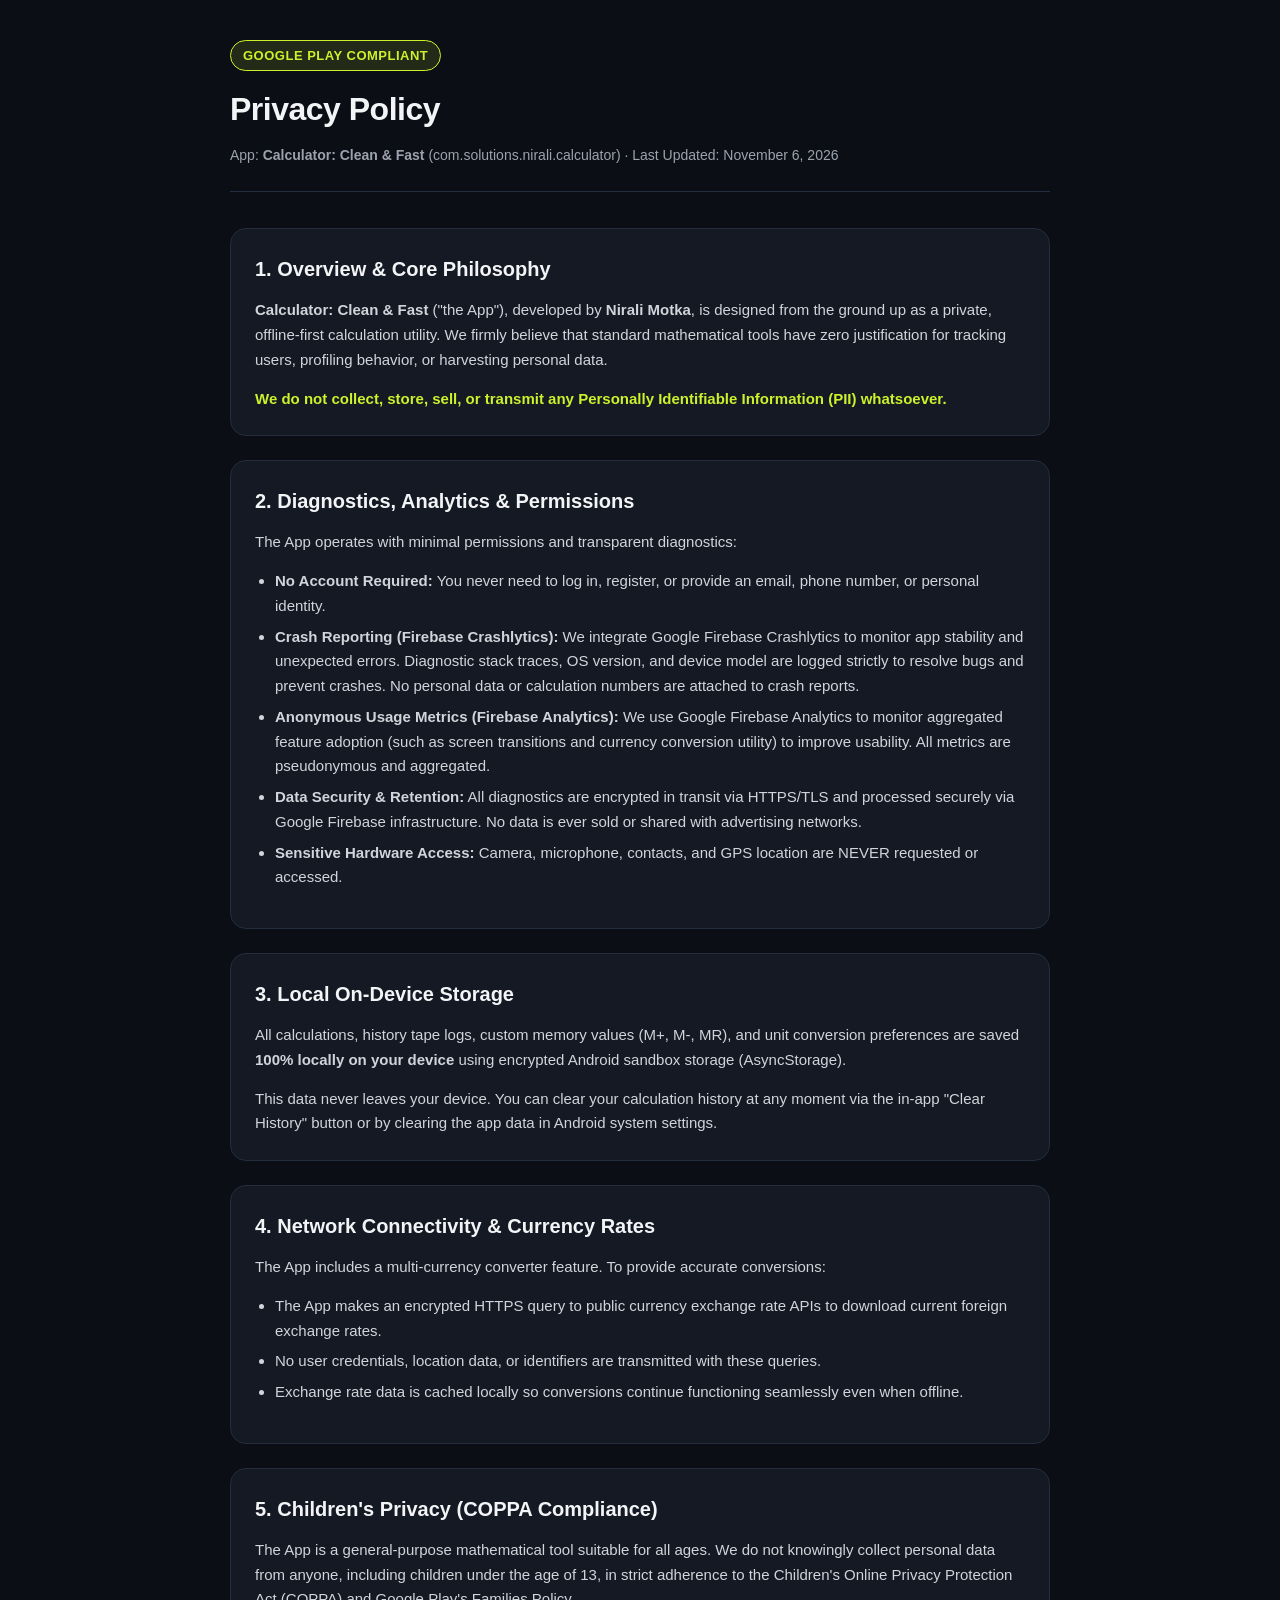
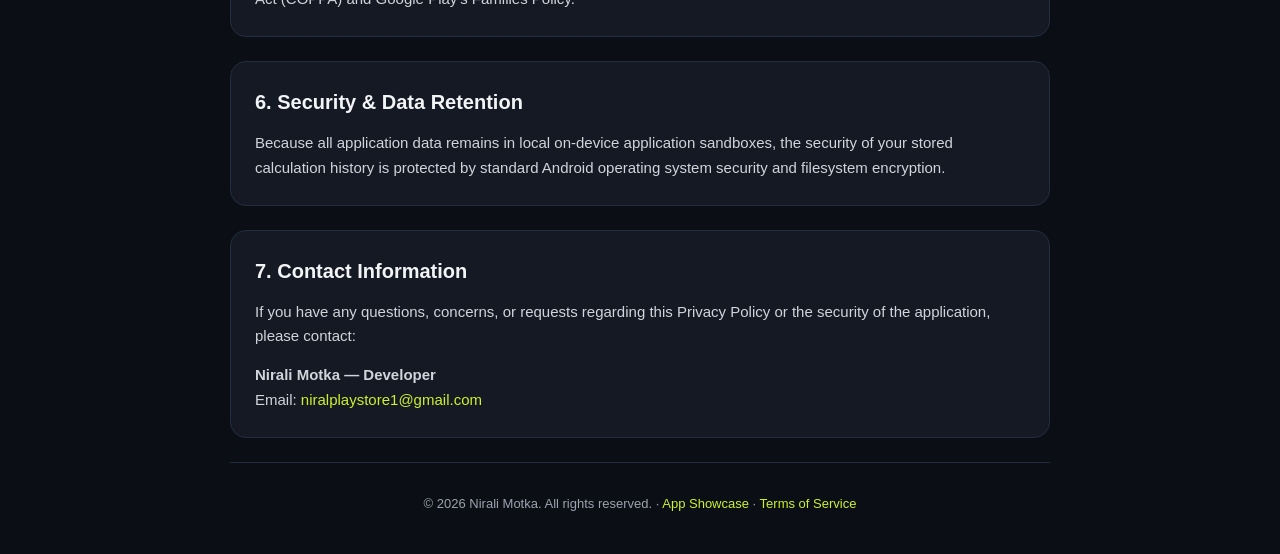
<file: privacy.html>
<!DOCTYPE html>
<html lang="en">
<head>
  <meta charset="UTF-8">
  <meta name="viewport" content="width=device-width, initial-scale=1.0">
  <title>Privacy Policy - Calculator: Clean & Fast</title>
  <style>
    :root {
      --bg: #0B0E14;
      --card-bg: #141923;
      --border: #232D3F;
      --text-main: #F3F4F6;
      --text-muted: #9CA3AF;
      --accent: #CDF22B;
      --accent-ink: #0B0E14;
      --accent-secondary: #F59E0B;
    }
    * {
      box-sizing: border-box;
      margin: 0;
      padding: 0;
    }
    body {
      font-family: -apple-system, BlinkMacSystemFont, "Segoe UI", Roboto, Helvetica, Arial, sans-serif;
      background-color: var(--bg);
      color: var(--text-main);
      line-height: 1.65;
      padding: 40px 20px;
    }
    .container {
      max-width: 820px;
      margin: 0 auto;
    }
    header {
      margin-bottom: 36px;
      border-bottom: 1px solid var(--border);
      padding-bottom: 24px;
    }
    .badge {
      display: inline-block;
      background: rgba(205, 242, 43, 0.12);
      color: var(--accent);
      border: 1px solid var(--accent);
      padding: 4px 12px;
      border-radius: 20px;
      font-size: 13px;
      font-weight: 700;
      letter-spacing: 0.5px;
      margin-bottom: 12px;
    }
    h1 {
      font-size: 32px;
      font-weight: 800;
      margin-bottom: 8px;
      letter-spacing: -0.5px;
    }
    .date {
      color: var(--text-muted);
      font-size: 14px;
    }
    .card {
      background: var(--card-bg);
      border: 1px solid var(--border);
      border-radius: 16px;
      padding: 24px;
      margin-bottom: 24px;
    }
    h2 {
      font-size: 20px;
      font-weight: 700;
      color: var(--text-main);
      margin-bottom: 12px;
      display: flex;
      align-items: center;
      gap: 8px;
    }
    p {
      color: #D1D5DB;
      font-size: 15px;
      margin-bottom: 14px;
    }
    p:last-child {
      margin-bottom: 0;
    }
    ul {
      margin-left: 20px;
      margin-bottom: 14px;
      color: #D1D5DB;
      font-size: 15px;
    }
    li {
      margin-bottom: 6px;
    }
    .highlight {
      color: var(--accent);
      font-weight: 600;
    }
    a {
      color: var(--accent);
      text-decoration: none;
    }
    a:hover {
      text-decoration: underline;
    }
    footer {
      text-align: center;
      padding-top: 30px;
      border-top: 1px solid var(--border);
      color: var(--text-muted);
      font-size: 13px;
    }
  </style>
</head>
<body>
  <div class="container">
    <header>
      <div class="badge">GOOGLE PLAY COMPLIANT</div>
      <h1>Privacy Policy</h1>
      <div class="date">App: <strong>Calculator: Clean & Fast</strong> (com.solutions.nirali.calculator) · Last Updated: November 6, 2026</div>
    </header>

    <div class="card">
      <h2>1. Overview & Core Philosophy</h2>
      <p>
        <strong>Calculator: Clean & Fast</strong> ("the App"), developed by <strong>Nirali Motka</strong>, is designed from the ground up as a private, offline-first calculation utility. We firmly believe that standard mathematical tools have zero justification for tracking users, profiling behavior, or harvesting personal data.
      </p>
      <p class="highlight">
        We do not collect, store, sell, or transmit any Personally Identifiable Information (PII) whatsoever.
      </p>
    </div>

    <div class="card">
      <h2>2. Diagnostics, Analytics & Permissions</h2>
      <p>The App operates with minimal permissions and transparent diagnostics:</p>
      <ul>
        <li><strong>No Account Required:</strong> You never need to log in, register, or provide an email, phone number, or personal identity.</li>
        <li><strong>Crash Reporting (Firebase Crashlytics):</strong> We integrate Google Firebase Crashlytics to monitor app stability and unexpected errors. Diagnostic stack traces, OS version, and device model are logged strictly to resolve bugs and prevent crashes. No personal data or calculation numbers are attached to crash reports.</li>
        <li><strong>Anonymous Usage Metrics (Firebase Analytics):</strong> We use Google Firebase Analytics to monitor aggregated feature adoption (such as screen transitions and currency conversion utility) to improve usability. All metrics are pseudonymous and aggregated.</li>
        <li><strong>Data Security & Retention:</strong> All diagnostics are encrypted in transit via HTTPS/TLS and processed securely via Google Firebase infrastructure. No data is ever sold or shared with advertising networks.</li>
        <li><strong>Sensitive Hardware Access:</strong> Camera, microphone, contacts, and GPS location are NEVER requested or accessed.</li>
      </ul>
    </div>

    <div class="card">
      <h2>3. Local On-Device Storage</h2>
      <p>
        All calculations, history tape logs, custom memory values (M+, M-, MR), and unit conversion preferences are saved <strong>100% locally on your device</strong> using encrypted Android sandbox storage (AsyncStorage).
      </p>
      <p>
        This data never leaves your device. You can clear your calculation history at any moment via the in-app "Clear History" button or by clearing the app data in Android system settings.
      </p>
    </div>

    <div class="card">
      <h2>4. Network Connectivity & Currency Rates</h2>
      <p>
        The App includes a multi-currency converter feature. To provide accurate conversions:
      </p>
      <ul>
        <li>The App makes an encrypted HTTPS query to public currency exchange rate APIs to download current foreign exchange rates.</li>
        <li>No user credentials, location data, or identifiers are transmitted with these queries.</li>
        <li>Exchange rate data is cached locally so conversions continue functioning seamlessly even when offline.</li>
      </ul>
    </div>

    <div class="card">
      <h2>5. Children's Privacy (COPPA Compliance)</h2>
      <p>
        The App is a general-purpose mathematical tool suitable for all ages. We do not knowingly collect personal data from anyone, including children under the age of 13, in strict adherence to the Children's Online Privacy Protection Act (COPPA) and Google Play's Families Policy.
      </p>
    </div>

    <div class="card">
      <h2>6. Security & Data Retention</h2>
      <p>
        Because all application data remains in local on-device application sandboxes, the security of your stored calculation history is protected by standard Android operating system security and filesystem encryption.
      </p>
    </div>

    <div class="card">
      <h2>7. Contact Information</h2>
      <p>
        If you have any questions, concerns, or requests regarding this Privacy Policy or the security of the application, please contact:
      </p>
      <p>
        <strong>Nirali Motka — Developer</strong><br>
        Email: <a href="mailto:niralplaystore1@gmail.com">niralplaystore1@gmail.com</a>
      </p>
    </div>

    <footer>
      &copy; 2026 Nirali Motka. All rights reserved. · <a href="index.html">App Showcase</a> · <a href="terms.html">Terms of Service</a>
    </footer>
  </div>
</body>
</html>
</file>
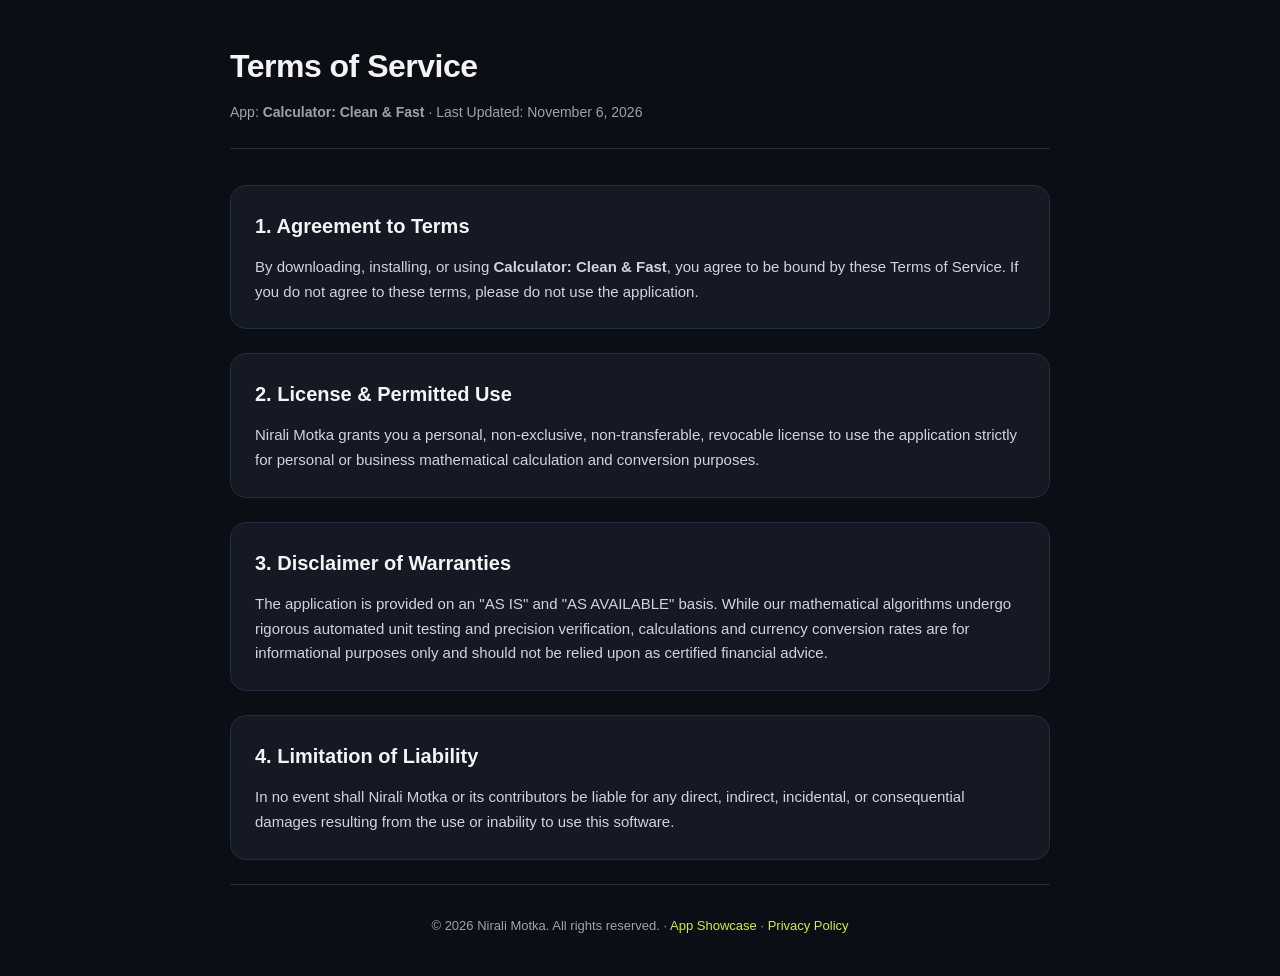
<file: terms.html>
<!DOCTYPE html>
<html lang="en">
<head>
  <meta charset="UTF-8">
  <meta name="viewport" content="width=device-width, initial-scale=1.0">
  <title>Terms of Service - Calculator: Clean & Fast</title>
  <style>
    :root {
      --bg: #0B0E14;
      --card-bg: #141923;
      --border: #232D3F;
      --text-main: #F3F4F6;
      --text-muted: #9CA3AF;
      --accent: #CDF22B;
    }
    * { box-sizing: border-box; margin: 0; padding: 0; }
    body {
      font-family: -apple-system, BlinkMacSystemFont, "Segoe UI", Roboto, Helvetica, Arial, sans-serif;
      background-color: var(--bg);
      color: var(--text-main);
      line-height: 1.65;
      padding: 40px 20px;
    }
    .container { max-width: 820px; margin: 0 auto; }
    header { margin-bottom: 36px; border-bottom: 1px solid var(--border); padding-bottom: 24px; }
    h1 { font-size: 32px; font-weight: 800; margin-bottom: 8px; letter-spacing: -0.5px; }
    .date { color: var(--text-muted); font-size: 14px; }
    .card { background: var(--card-bg); border: 1px solid var(--border); border-radius: 16px; padding: 24px; margin-bottom: 24px; }
    h2 { font-size: 20px; font-weight: 700; color: var(--text-main); margin-bottom: 12px; }
    p { color: #D1D5DB; font-size: 15px; margin-bottom: 14px; }
    p:last-child { margin-bottom: 0; }
    ul { margin-left: 20px; margin-bottom: 14px; color: #D1D5DB; font-size: 15px; }
    li { margin-bottom: 6px; }
    a { color: var(--accent); text-decoration: none; }
    a:hover { text-decoration: underline; }
    footer { text-align: center; padding-top: 30px; border-top: 1px solid var(--border); color: var(--text-muted); font-size: 13px; }
  </style>
</head>
<body>
  <div class="container">
    <header>
      <h1>Terms of Service</h1>
      <div class="date">App: <strong>Calculator: Clean & Fast</strong> · Last Updated: November 6, 2026</div>
    </header>

    <div class="card">
      <h2>1. Agreement to Terms</h2>
      <p>By downloading, installing, or using <strong>Calculator: Clean & Fast</strong>, you agree to be bound by these Terms of Service. If you do not agree to these terms, please do not use the application.</p>
    </div>

    <div class="card">
      <h2>2. License & Permitted Use</h2>
      <p>Nirali Motka grants you a personal, non-exclusive, non-transferable, revocable license to use the application strictly for personal or business mathematical calculation and conversion purposes.</p>
    </div>

    <div class="card">
      <h2>3. Disclaimer of Warranties</h2>
      <p>The application is provided on an "AS IS" and "AS AVAILABLE" basis. While our mathematical algorithms undergo rigorous automated unit testing and precision verification, calculations and currency conversion rates are for informational purposes only and should not be relied upon as certified financial advice.</p>
    </div>

    <div class="card">
      <h2>4. Limitation of Liability</h2>
      <p>In no event shall Nirali Motka or its contributors be liable for any direct, indirect, incidental, or consequential damages resulting from the use or inability to use this software.</p>
    </div>

    <footer>
      &copy; 2026 Nirali Motka. All rights reserved. · <a href="index.html">App Showcase</a> · <a href="privacy.html">Privacy Policy</a>
    </footer>
  </div>
</body>
</html>
</file>
<file: styles.css>
:root {
  --bg-primary: #090d16;
  --bg-secondary: #0f172a;
  --bg-card: rgba(17, 24, 39, 0.7);
  --bg-card-hover: rgba(30, 41, 59, 0.85);
  --border-color: rgba(255, 255, 255, 0.08);
  --border-accent: rgba(56, 189, 248, 0.3);

  --text-primary: #f8fafc;
  --text-secondary: #94a3b8;
  --text-muted: #64748b;

  --accent-cyan: #38bdf8;
  --accent-emerald: #10b981;
  --accent-violet: #818cf8;
  --accent-indigo: #6366f1;
  --accent-gradient: linear-gradient(135deg, #38bdf8 0%, #818cf8 50%, #ec4899 100%);
  --glow-cyan: rgba(56, 189, 248, 0.15);

  --font-sans: 'Plus Jakarta Sans', -apple-system, BlinkMacSystemFont, 'Segoe UI', Roboto, sans-serif;
  --font-mono: 'JetBrains Mono', monospace;

  --radius-sm: 8px;
  --radius-md: 14px;
  --radius-lg: 20px;
  --radius-full: 9999px;

  --transition-fast: 0.2s ease;
  --transition-normal: 0.3s cubic-bezier(0.16, 1, 0.3, 1);
}

*, *::before, *::after {
  box-sizing: border-box;
  margin: 0;
  padding: 0;
}

html {
  scroll-behavior: smooth;
  font-size: 16px;
  background-color: var(--bg-primary);
  color: var(--text-primary);
}

body {
  font-family: var(--font-sans);
  line-height: 1.6;
  background-color: var(--bg-primary);
  color: var(--text-primary);
  overflow-x: hidden;
  -webkit-font-smoothing: antialiased;
}

.container {
  max-width: 1240px;
  margin: 0 auto;
  padding: 0 1.5rem;
}

.font-mono {
  font-family: var(--font-mono);
}

/* Typography & Utilities */
h1, h2, h3, h4 {
  font-weight: 700;
  line-height: 1.25;
  color: var(--text-primary);
}

a {
  color: inherit;
  text-decoration: none;
}

.gradient-text {
  background: var(--accent-gradient);
  -webkit-background-clip: text;
  -webkit-text-fill-color: transparent;
  display: inline-block;
}

.text-center {
  text-align: center;
}

.section-tag {
  display: inline-block;
  font-family: var(--font-mono);
  font-size: 0.75rem;
  letter-spacing: 0.12em;
  font-weight: 600;
  color: var(--accent-cyan);
  background: rgba(56, 189, 248, 0.08);
  border: 1px solid rgba(56, 189, 248, 0.25);
  padding: 0.35rem 0.85rem;
  border-radius: var(--radius-full);
  margin-bottom: 0.85rem;
  text-transform: uppercase;
}

.section-title {
  font-size: 2.25rem;
  margin-bottom: 1rem;
}

@media (min-width: 768px) {
  .section-title {
    font-size: 2.75rem;
  }
}

.section-lead {
  font-size: 1.1rem;
  color: var(--text-secondary);
  max-width: 720px;
  margin: 0 auto 3rem auto;
}

/* Buttons */
.btn {
  display: inline-flex;
  align-items: center;
  justify-content: center;
  gap: 0.6rem;
  font-weight: 600;
  font-size: 0.95rem;
  padding: 0.8rem 1.6rem;
  border-radius: var(--radius-md);
  transition: all var(--transition-fast);
  cursor: pointer;
  border: none;
}

.btn-primary {
  background: linear-gradient(135deg, #0ea5e9, #6366f1);
  color: #fff;
  box-shadow: 0 4px 20px rgba(14, 165, 233, 0.3);
}

.btn-primary:hover {
  transform: translateY(-2px);
  box-shadow: 0 6px 25px rgba(99, 102, 241, 0.45);
}

.btn-secondary {
  background: rgba(255, 255, 255, 0.06);
  border: 1px solid var(--border-color);
  color: var(--text-primary);
}

.btn-secondary:hover {
  background: rgba(255, 255, 255, 0.12);
  border-color: rgba(255, 255, 255, 0.2);
  transform: translateY(-2px);
}

.btn-outline {
  border: 1px solid var(--border-accent);
  background: rgba(56, 189, 248, 0.04);
  color: var(--accent-cyan);
}

.btn-outline:hover {
  background: rgba(56, 189, 248, 0.12);
  transform: translateY(-2px);
}

/* Header & Nav */
.site-header {
  position: fixed;
  top: 0;
  left: 0;
  right: 0;
  z-index: 100;
  backdrop-filter: blur(16px);
  -webkit-backdrop-filter: blur(16px);
  background: rgba(9, 13, 22, 0.8);
  border-bottom: 1px solid var(--border-color);
  transition: background var(--transition-fast);
}

.nav-container {
  display: flex;
  align-items: center;
  justify-content: space-between;
  height: 4.5rem;
}

.brand-logo {
  display: flex;
  align-items: center;
  gap: 0.5rem;
  font-weight: 800;
  font-size: 1.25rem;
}

.logo-accent {
  color: var(--accent-cyan);
  font-family: var(--font-mono);
}

.logo-dot {
  color: var(--accent-violet);
  font-family: var(--font-mono);
}

.brand-name {
  letter-spacing: -0.02em;
}

.nav-links {
  display: flex;
  align-items: center;
  list-style: none;
  gap: 1.8rem;
}

.nav-link {
  font-size: 0.95rem;
  font-weight: 500;
  color: var(--text-secondary);
  transition: color var(--transition-fast);
}

.nav-link:hover, .nav-link.active {
  color: var(--accent-cyan);
}

.btn-nav-contact {
  background: rgba(56, 189, 248, 0.1);
  border: 1px solid rgba(56, 189, 248, 0.3);
  color: var(--accent-cyan) !important;
  padding: 0.5rem 1.1rem;
  border-radius: var(--radius-sm);
}

.btn-nav-contact:hover {
  background: var(--accent-cyan);
  color: #090d16 !important;
}

.mobile-toggle {
  display: none;
  flex-direction: column;
  gap: 5px;
  background: none;
  border: none;
  cursor: pointer;
  padding: 0.5rem;
}

.mobile-toggle .bar {
  width: 24px;
  height: 2px;
  background: var(--text-primary);
  border-radius: 2px;
  transition: all var(--transition-fast);
}

/* Hero Section */
.hero-section {
  position: relative;
  padding: 9rem 0 5rem 0;
  overflow: hidden;
}

.hero-glow {
  position: absolute;
  width: 500px;
  height: 500px;
  border-radius: 50%;
  filter: blur(140px);
  pointer-events: none;
  z-index: 0;
  opacity: 0.35;
}

.hero-glow-1 {
  top: -100px;
  left: -150px;
  background: #38bdf8;
}

.hero-glow-2 {
  bottom: 0;
  right: -150px;
  background: #818cf8;
}

.hero-grid {
  position: relative;
  z-index: 1;
  display: grid;
  grid-template-columns: 1fr;
  gap: 3.5rem;
  align-items: center;
}

@media (min-width: 992px) {
  .hero-grid {
    grid-template-columns: 1.25fr 1fr;
  }
}

.badge-status {
  display: inline-flex;
  align-items: center;
  gap: 0.5rem;
  background: rgba(16, 185, 129, 0.1);
  border: 1px solid rgba(16, 185, 129, 0.3);
  color: #34d399;
  font-size: 0.85rem;
  font-weight: 600;
  padding: 0.35rem 0.9rem;
  border-radius: var(--radius-full);
  margin-bottom: 1.5rem;
}

.pulse-indicator {
  width: 8px;
  height: 8px;
  background: #10b981;
  border-radius: 50%;
  box-shadow: 0 0 0 rgba(16, 185, 129, 0.7);
  animation: pulse 2s infinite;
}

@keyframes pulse {
  0% { box-shadow: 0 0 0 0 rgba(16, 185, 129, 0.7); }
  70% { box-shadow: 0 0 0 8px rgba(16, 185, 129, 0); }
  100% { box-shadow: 0 0 0 0 rgba(16, 185, 129, 0); }
}

.hero-title {
  font-size: 2.85rem;
  letter-spacing: -0.03em;
  margin-bottom: 1.25rem;
}

@media (min-width: 768px) {
  .hero-title {
    font-size: 3.75rem;
  }
}

.hero-subtitle {
  font-size: 1.15rem;
  color: var(--text-secondary);
  margin-bottom: 2rem;
  max-width: 620px;
}

.hero-cta-group {
  display: flex;
  flex-wrap: wrap;
  gap: 1rem;
  margin-bottom: 2.5rem;
}

.tech-marquee-wrapper {
  display: flex;
  flex-direction: column;
  gap: 0.75rem;
}

.marquee-label {
  font-size: 0.8rem;
  font-family: var(--font-mono);
  color: var(--text-muted);
  text-transform: uppercase;
  letter-spacing: 0.05em;
}

.tech-pill-list {
  display: flex;
  flex-wrap: wrap;
  gap: 0.5rem;
}

.tech-pill {
  font-size: 0.8rem;
  font-family: var(--font-mono);
  background: rgba(255, 255, 255, 0.04);
  border: 1px solid var(--border-color);
  color: var(--text-secondary);
  padding: 0.25rem 0.65rem;
  border-radius: var(--radius-sm);
  transition: all var(--transition-fast);
}

.tech-pill:hover {
  border-color: var(--accent-cyan);
  color: var(--text-primary);
  background: rgba(56, 189, 248, 0.08);
}

/* Terminal Card */
.hero-terminal-card {
  background: rgba(15, 23, 42, 0.85);
  border: 1px solid rgba(255, 255, 255, 0.12);
  border-radius: var(--radius-lg);
  box-shadow: 0 20px 50px rgba(0, 0, 0, 0.5), 0 0 30px rgba(56, 189, 248, 0.1);
  overflow: hidden;
  backdrop-filter: blur(12px);
}

.terminal-header {
  display: flex;
  align-items: center;
  gap: 1rem;
  padding: 0.85rem 1.25rem;
  background: rgba(0, 0, 0, 0.4);
  border-bottom: 1px solid var(--border-color);
}

.terminal-dots {
  display: flex;
  gap: 6px;
}

.dot {
  width: 11px;
  height: 11px;
  border-radius: 50%;
}

.dot-red { background: #ef4444; }
.dot-yellow { background: #f59e0b; }
.dot-green { background: #10b981; }

.terminal-title {
  font-size: 0.75rem;
  font-family: var(--font-mono);
  color: var(--text-muted);
}

.terminal-body {
  padding: 1.5rem;
  font-size: 0.85rem;
  line-height: 1.7;
}

.terminal-row {
  display: flex;
  gap: 0.6rem;
}

.cmd-prompt { color: var(--accent-cyan); font-weight: 700; }
.cmd-text { color: #f1f5f9; }
.json-key { color: #38bdf8; }
.json-val { color: #a7f3d0; }
.json-status { color: #34d399; font-weight: 700; }
.text-muted { color: var(--text-muted); }
.mt-3 { margin-top: 0.75rem; }

/* Metrics Section */
.metrics-section {
  padding: 4rem 0;
  border-top: 1px solid var(--border-color);
  border-bottom: 1px solid var(--border-color);
  background: rgba(15, 23, 42, 0.4);
}

.metrics-grid {
  display: grid;
  grid-template-columns: repeat(auto-fit, minmax(230px, 1fr));
  gap: 1.5rem;
}

.metric-card {
  background: var(--bg-card);
  border: 1px solid var(--border-color);
  border-radius: var(--radius-md);
  padding: 2rem 1.5rem;
  text-align: center;
  transition: transform var(--transition-fast), border-color var(--transition-fast);
}

.metric-card:hover {
  transform: translateY(-4px);
  border-color: var(--accent-cyan);
}

.metric-icon {
  font-size: 2rem;
  margin-bottom: 0.75rem;
}

.metric-number {
  font-size: 2.75rem;
  font-weight: 800;
  font-family: var(--font-sans);
  background: var(--accent-gradient);
  -webkit-background-clip: text;
  -webkit-text-fill-color: transparent;
  margin-bottom: 0.25rem;
}

.metric-label {
  font-weight: 700;
  font-size: 1.05rem;
  color: var(--text-primary);
  margin-bottom: 0.35rem;
}

.metric-desc {
  font-size: 0.85rem;
  color: var(--text-secondary);
}

/* About Section */
.about-section {
  padding: 6rem 0;
}

.about-grid {
  display: grid;
  grid-template-columns: repeat(auto-fit, minmax(260px, 1fr));
  gap: 1.75rem;
}

.about-card {
  background: var(--bg-card);
  border: 1px solid var(--border-color);
  border-radius: var(--radius-lg);
  padding: 2.25rem 1.75rem;
  transition: all var(--transition-fast);
}

.about-card:hover {
  background: var(--bg-card-hover);
  border-color: var(--accent-violet);
  transform: translateY(-4px);
}

.about-card-icon {
  font-size: 2.25rem;
  margin-bottom: 1.25rem;
}

.about-card h3 {
  font-size: 1.25rem;
  margin-bottom: 0.75rem;
}

.about-card p {
  font-size: 0.95rem;
  color: var(--text-secondary);
  line-height: 1.6;
}

/* Skills Section */
.skills-section {
  padding: 6rem 0;
  background: rgba(15, 23, 42, 0.4);
  border-top: 1px solid var(--border-color);
  border-bottom: 1px solid var(--border-color);
}

.skills-categories-grid {
  display: grid;
  grid-template-columns: repeat(auto-fit, minmax(320px, 1fr));
  gap: 2rem;
}

.skill-category-card {
  background: var(--bg-card);
  border: 1px solid var(--border-color);
  border-radius: var(--radius-lg);
  padding: 2rem;
  transition: all var(--transition-fast);
}

.skill-category-card:hover {
  border-color: var(--border-accent);
}

.category-header {
  display: flex;
  align-items: center;
  gap: 0.85rem;
  margin-bottom: 1.75rem;
  padding-bottom: 1rem;
  border-bottom: 1px solid var(--border-color);
}

.category-icon {
  font-size: 1.6rem;
}

.category-header h3 {
  font-size: 1.2rem;
}

.skill-bars {
  display: flex;
  flex-direction: column;
  gap: 1.35rem;
}

.skill-info {
  display: flex;
  justify-content: space-between;
  align-items: center;
  margin-bottom: 0.45rem;
  font-size: 0.88rem;
  font-weight: 500;
}

.skill-name {
  color: var(--text-primary);
}

.skill-level {
  font-family: var(--font-mono);
  font-size: 0.8rem;
  color: var(--accent-cyan);
}

.progress-track {
  width: 100%;
  height: 6px;
  background: rgba(255, 255, 255, 0.08);
  border-radius: var(--radius-full);
  overflow: hidden;
}

.progress-fill {
  height: 100%;
  border-radius: var(--radius-full);
  background: linear-gradient(90deg, #38bdf8, #818cf8);
  transition: width 1s ease-in-out;
}

/* Projects Section */
.projects-section {
  padding: 6rem 0;
}

.project-filters {
  display: flex;
  justify-content: center;
  flex-wrap: wrap;
  gap: 0.75rem;
  margin-bottom: 3rem;
}

.filter-btn {
  background: rgba(255, 255, 255, 0.05);
  border: 1px solid var(--border-color);
  color: var(--text-secondary);
  font-size: 0.9rem;
  font-weight: 600;
  padding: 0.6rem 1.4rem;
  border-radius: var(--radius-full);
  cursor: pointer;
  transition: all var(--transition-fast);
}

.filter-btn:hover, .filter-btn.active {
  background: var(--accent-cyan);
  border-color: var(--accent-cyan);
  color: #090d16;
}

.projects-grid {
  display: grid;
  grid-template-columns: repeat(auto-fill, minmax(340px, 1fr));
  gap: 2rem;
}

.project-card {
  position: relative;
  background: var(--bg-card);
  border: 1px solid var(--border-color);
  border-radius: var(--radius-lg);
  padding: 2rem;
  display: flex;
  flex-direction: column;
  transition: all var(--transition-normal);
}

.project-card:hover {
  transform: translateY(-6px);
  border-color: var(--accent-cyan);
  box-shadow: 0 16px 36px rgba(0, 0, 0, 0.4), 0 0 25px rgba(56, 189, 248, 0.1);
}

.project-badge {
  position: absolute;
  top: 1.25rem;
  right: 1.25rem;
  font-size: 0.7rem;
  font-family: var(--font-mono);
  font-weight: 600;
  text-transform: uppercase;
  letter-spacing: 0.05em;
  background: rgba(56, 189, 248, 0.1);
  color: var(--accent-cyan);
  border: 1px solid rgba(56, 189, 248, 0.25);
  padding: 0.2rem 0.6rem;
  border-radius: var(--radius-full);
}

.project-header {
  display: flex;
  align-items: center;
  gap: 1rem;
  margin-bottom: 1.15rem;
  padding-right: 5rem;
}

.project-icon-box {
  width: 48px;
  height: 48px;
  border-radius: var(--radius-md);
  background: rgba(255, 255, 255, 0.05);
  border: 1px solid var(--border-color);
  display: flex;
  align-items: center;
  justify-content: center;
  font-size: 1.5rem;
  flex-shrink: 0;
}

.project-title {
  font-size: 1.25rem;
  margin-bottom: 0.2rem;
}

.project-subtitle {
  font-size: 0.8rem;
  color: var(--text-muted);
  display: block;
}

.project-description {
  font-size: 0.92rem;
  color: var(--text-secondary);
  line-height: 1.6;
  margin-bottom: 1.5rem;
  flex-grow: 1;
}

.project-tech-tags {
  display: flex;
  flex-wrap: wrap;
  gap: 0.45rem;
  margin-bottom: 1.75rem;
}

.project-tech-tags span {
  font-size: 0.75rem;
  font-family: var(--font-mono);
  background: rgba(255, 255, 255, 0.04);
  border: 1px solid var(--border-color);
  color: var(--text-secondary);
  padding: 0.2rem 0.55rem;
  border-radius: var(--radius-sm);
}

.project-card-footer {
  display: flex;
  align-items: center;
  justify-content: space-between;
  border-top: 1px solid var(--border-color);
  padding-top: 1.25rem;
}

.btn-card-action {
  display: inline-flex;
  align-items: center;
  gap: 0.4rem;
  background: none;
  border: none;
  color: var(--accent-cyan);
  font-size: 0.9rem;
  font-weight: 600;
  cursor: pointer;
  transition: gap var(--transition-fast);
}

.btn-card-action:hover {
  gap: 0.65rem;
  color: #fff;
}

.btn-github-link {
  display: inline-flex;
  align-items: center;
  gap: 0.45rem;
  color: var(--text-secondary);
  font-size: 0.85rem;
  font-weight: 600;
  padding: 0.4rem 0.8rem;
  border-radius: var(--radius-sm);
  background: rgba(255, 255, 255, 0.04);
  border: 1px solid var(--border-color);
  transition: all var(--transition-fast);
}

.btn-github-link:hover {
  background: rgba(255, 255, 255, 0.1);
  color: #fff;
  border-color: rgba(255, 255, 255, 0.25);
}

/* Timeline Section */
.timeline-section {
  padding: 6rem 0;
  background: rgba(15, 23, 42, 0.4);
  border-top: 1px solid var(--border-color);
  border-bottom: 1px solid var(--border-color);
}

.timeline-container {
  max-width: 800px;
  margin: 0 auto;
  position: relative;
  padding-left: 2rem;
  border-left: 2px solid rgba(56, 189, 248, 0.2);
}

.timeline-item {
  position: relative;
  margin-bottom: 3.5rem;
}

.timeline-item:last-child {
  margin-bottom: 0;
}

.timeline-dot {
  position: absolute;
  left: -2.6rem;
  top: 0.25rem;
  width: 18px;
  height: 18px;
  border-radius: 50%;
  background: #090d16;
  border: 3px solid var(--accent-cyan);
  box-shadow: 0 0 10px rgba(56, 189, 248, 0.5);
}

.timeline-date {
  font-family: var(--font-mono);
  font-size: 0.82rem;
  font-weight: 600;
  color: var(--accent-cyan);
  margin-bottom: 0.4rem;
}

.timeline-content h3 {
  font-size: 1.35rem;
  margin-bottom: 0.25rem;
}

.timeline-company {
  display: block;
  font-size: 0.9rem;
  color: var(--text-muted);
  margin-bottom: 1rem;
}

.timeline-content p {
  font-size: 0.95rem;
  color: var(--text-secondary);
  line-height: 1.65;
  margin-bottom: 1rem;
}

.timeline-tags {
  display: flex;
  flex-wrap: wrap;
  gap: 0.5rem;
}

.timeline-tags span {
  font-size: 0.75rem;
  font-family: var(--font-mono);
  background: rgba(255, 255, 255, 0.04);
  border: 1px solid var(--border-color);
  color: var(--text-secondary);
  padding: 0.2rem 0.6rem;
  border-radius: var(--radius-sm);
}

/* Testimonials */
.testimonials-section {
  padding: 6rem 0;
}

.testimonials-grid {
  display: grid;
  grid-template-columns: repeat(auto-fit, minmax(300px, 1fr));
  gap: 2rem;
}

.testimonial-card {
  background: var(--bg-card);
  border: 1px solid var(--border-color);
  border-radius: var(--radius-lg);
  padding: 2.25rem;
  display: flex;
  flex-direction: column;
  justify-content: space-between;
}

.testimonial-rating {
  color: #fbbf24;
  letter-spacing: 2px;
  font-size: 1.1rem;
  margin-bottom: 1rem;
}

.testimonial-quote {
  font-size: 0.96rem;
  color: var(--text-secondary);
  line-height: 1.7;
  font-style: italic;
  margin-bottom: 1.5rem;
}

.testimonial-author {
  display: flex;
  align-items: center;
  gap: 0.85rem;
}

.author-avatar {
  width: 44px;
  height: 44px;
  border-radius: 50%;
  background: linear-gradient(135deg, #0ea5e9, #6366f1);
  color: #fff;
  font-weight: 700;
  display: flex;
  align-items: center;
  justify-content: center;
  font-size: 0.9rem;
}

.author-info h4 {
  font-size: 0.95rem;
  margin-bottom: 0.15rem;
}

.author-info span {
  font-size: 0.8rem;
  color: var(--text-muted);
}

/* Contact Section */
.contact-section {
  padding: 6rem 0;
  background: radial-gradient(circle at 50% 10%, rgba(99, 102, 241, 0.12), transparent 70%);
}

.contact-card {
  background: var(--bg-card);
  border: 1px solid var(--border-color);
  border-radius: var(--radius-lg);
  padding: 3.5rem 2rem;
  max-width: 900px;
  margin: 0 auto;
}

.contact-methods-grid {
  display: grid;
  grid-template-columns: repeat(auto-fit, minmax(220px, 1fr));
  gap: 1.25rem;
  margin-bottom: 3rem;
}

.contact-method-card {
  background: rgba(255, 255, 255, 0.03);
  border: 1px solid var(--border-color);
  border-radius: var(--radius-md);
  padding: 1.5rem;
  text-align: center;
  transition: all var(--transition-fast);
}

.contact-method-card:hover {
  background: rgba(255, 255, 255, 0.06);
  border-color: var(--accent-cyan);
  transform: translateY(-2px);
}

.method-icon {
  font-size: 1.75rem;
  margin-bottom: 0.6rem;
}

.method-title {
  font-weight: 700;
  font-size: 1rem;
  margin-bottom: 0.25rem;
}

.method-detail {
  font-family: var(--font-mono);
  font-size: 0.85rem;
  color: var(--accent-cyan);
  margin-bottom: 0.25rem;
}

.method-sub {
  font-size: 0.75rem;
  color: var(--text-muted);
}

.contact-form {
  max-width: 700px;
  margin: 0 auto;
}

.form-row {
  display: grid;
  grid-template-columns: 1fr;
  gap: 1.25rem;
  margin-bottom: 1.25rem;
}

@media (min-width: 600px) {
  .form-row {
    grid-template-columns: 1fr 1fr;
  }
}

.form-group {
  margin-bottom: 1.25rem;
}

.form-group label {
  display: block;
  font-size: 0.85rem;
  font-weight: 600;
  color: var(--text-secondary);
  margin-bottom: 0.5rem;
}

.form-group input,
.form-group select,
.form-group textarea {
  width: 100%;
  padding: 0.85rem 1rem;
  background: rgba(15, 23, 42, 0.8);
  border: 1px solid var(--border-color);
  border-radius: var(--radius-md);
  color: var(--text-primary);
  font-family: var(--font-sans);
  font-size: 0.95rem;
  transition: border-color var(--transition-fast);
}

.form-group input:focus,
.form-group select:focus,
.form-group textarea:focus {
  outline: none;
  border-color: var(--accent-cyan);
  box-shadow: 0 0 0 3px rgba(56, 189, 248, 0.15);
}

.btn-submit {
  width: 100%;
  padding: 1rem;
  font-size: 1.05rem;
}

.form-status {
  margin-top: 1rem;
  text-align: center;
  font-size: 0.9rem;
}

/* Project Modal */
.modal-overlay {
  position: fixed;
  top: 0;
  left: 0;
  right: 0;
  bottom: 0;
  background: rgba(0, 0, 0, 0.8);
  backdrop-filter: blur(10px);
  -webkit-backdrop-filter: blur(10px);
  z-index: 999;
  display: flex;
  align-items: center;
  justify-content: center;
  padding: 1.5rem;
  opacity: 0;
  pointer-events: none;
  transition: opacity 0.3s ease;
}

.modal-overlay.active {
  opacity: 1;
  pointer-events: auto;
}

.modal-window {
  position: relative;
  background: #0f172a;
  border: 1px solid rgba(255, 255, 255, 0.15);
  border-radius: var(--radius-lg);
  max-width: 820px;
  width: 100%;
  max-height: 88vh;
  overflow-y: auto;
  box-shadow: 0 25px 60px rgba(0, 0, 0, 0.8), 0 0 35px rgba(56, 189, 248, 0.15);
  padding: 2.5rem;
  transform: translateY(20px);
  transition: transform 0.3s cubic-bezier(0.16, 1, 0.3, 1);
}

.modal-overlay.active .modal-window {
  transform: translateY(0);
}

.modal-close-btn {
  position: absolute;
  top: 1.25rem;
  right: 1.25rem;
  background: rgba(255, 255, 255, 0.08);
  border: 1px solid var(--border-color);
  color: var(--text-primary);
  font-size: 1.5rem;
  line-height: 1;
  width: 36px;
  height: 36px;
  border-radius: 50%;
  cursor: pointer;
  display: flex;
  align-items: center;
  justify-content: center;
  transition: background var(--transition-fast);
}

.modal-close-btn:hover {
  background: rgba(255, 255, 255, 0.2);
}

.modal-header-section {
  margin-bottom: 1.5rem;
}

.modal-title {
  font-size: 1.85rem;
  margin-bottom: 0.35rem;
}

.modal-subtitle {
  color: var(--accent-cyan);
  font-family: var(--font-mono);
  font-size: 0.9rem;
}

.modal-section {
  margin-bottom: 1.75rem;
}

.modal-section h4 {
  font-size: 1.1rem;
  margin-bottom: 0.6rem;
  color: #f1f5f9;
  display: flex;
  align-items: center;
  gap: 0.5rem;
}

.modal-section p, .modal-section ul {
  font-size: 0.95rem;
  color: var(--text-secondary);
  line-height: 1.65;
}

.modal-section ul {
  padding-left: 1.25rem;
  margin-top: 0.5rem;
}

.modal-section li {
  margin-bottom: 0.4rem;
}

.modal-code-snippet {
  background: #090d16;
  border: 1px solid var(--border-color);
  border-radius: var(--radius-md);
  padding: 1.25rem;
  font-family: var(--font-mono);
  font-size: 0.85rem;
  color: #38bdf8;
  overflow-x: auto;
  line-height: 1.5;
  margin-top: 0.75rem;
}

.modal-footer-cta {
  display: flex;
  gap: 1rem;
  margin-top: 2rem;
  padding-top: 1.5rem;
  border-top: 1px solid var(--border-color);
}

/* Toast Notifications */
.toast-container {
  position: fixed;
  bottom: 2rem;
  right: 2rem;
  z-index: 1000;
  display: flex;
  flex-direction: column;
  gap: 0.75rem;
}

.toast {
  background: #1e293b;
  border: 1px solid var(--border-accent);
  color: #fff;
  padding: 1rem 1.5rem;
  border-radius: var(--radius-md);
  box-shadow: 0 10px 25px rgba(0, 0, 0, 0.5);
  font-size: 0.9rem;
  display: flex;
  align-items: center;
  gap: 0.75rem;
  animation: slideIn 0.3s ease forwards;
}

@keyframes slideIn {
  from { opacity: 0; transform: translateX(50px); }
  to { opacity: 1; transform: translateX(0); }
}

/* Footer */
.site-footer {
  padding: 4rem 0 2rem 0;
  border-top: 1px solid var(--border-color);
  background: #070a12;
}

.footer-content {
  display: flex;
  flex-direction: column;
  align-items: center;
  text-align: center;
  gap: 1.5rem;
}

.footer-tagline {
  color: var(--text-muted);
  font-size: 0.9rem;
  margin-top: 0.35rem;
}

.footer-links {
  display: flex;
  gap: 1.5rem;
}

.footer-links a {
  color: var(--text-secondary);
  font-size: 0.9rem;
  transition: color var(--transition-fast);
}

.footer-links a:hover {
  color: var(--accent-cyan);
}

.footer-bottom {
  font-size: 0.8rem;
  color: var(--text-muted);
  border-top: 1px solid rgba(255, 255, 255, 0.05);
  width: 100%;
  padding-top: 1.5rem;
}

/* Responsive Styles */
@media (max-width: 991px) {
  .nav-menu {
    position: fixed;
    top: 4.5rem;
    left: 0;
    right: 0;
    background: rgba(9, 13, 22, 0.98);
    backdrop-filter: blur(20px);
    -webkit-backdrop-filter: blur(20px);
    border-bottom: 1px solid var(--border-color);
    padding: 2rem;
    transform: translateY(-120%);
    transition: transform var(--transition-fast);
  }

  .nav-menu.open {
    transform: translateY(0);
  }

  .nav-links {
    flex-direction: column;
    gap: 1.25rem;
  }

  .mobile-toggle {
    display: flex;
  }
}
</file>
